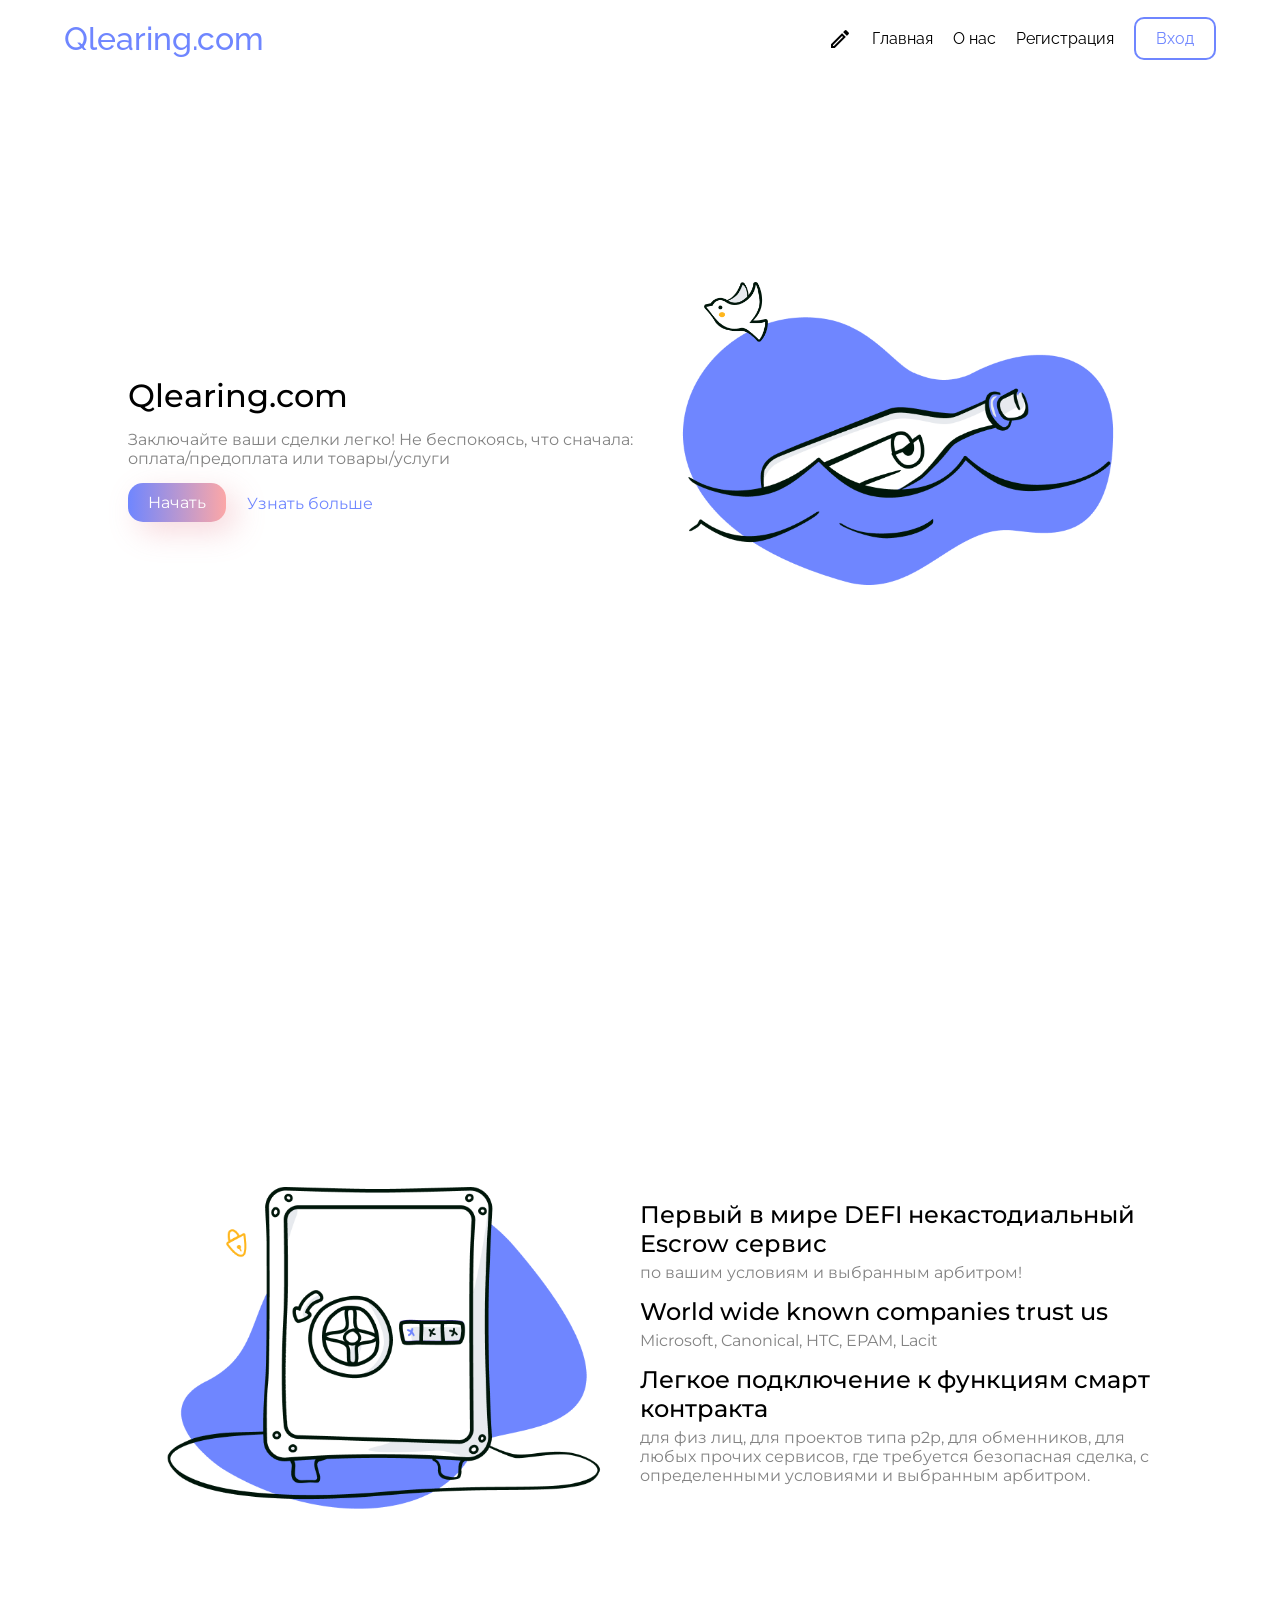
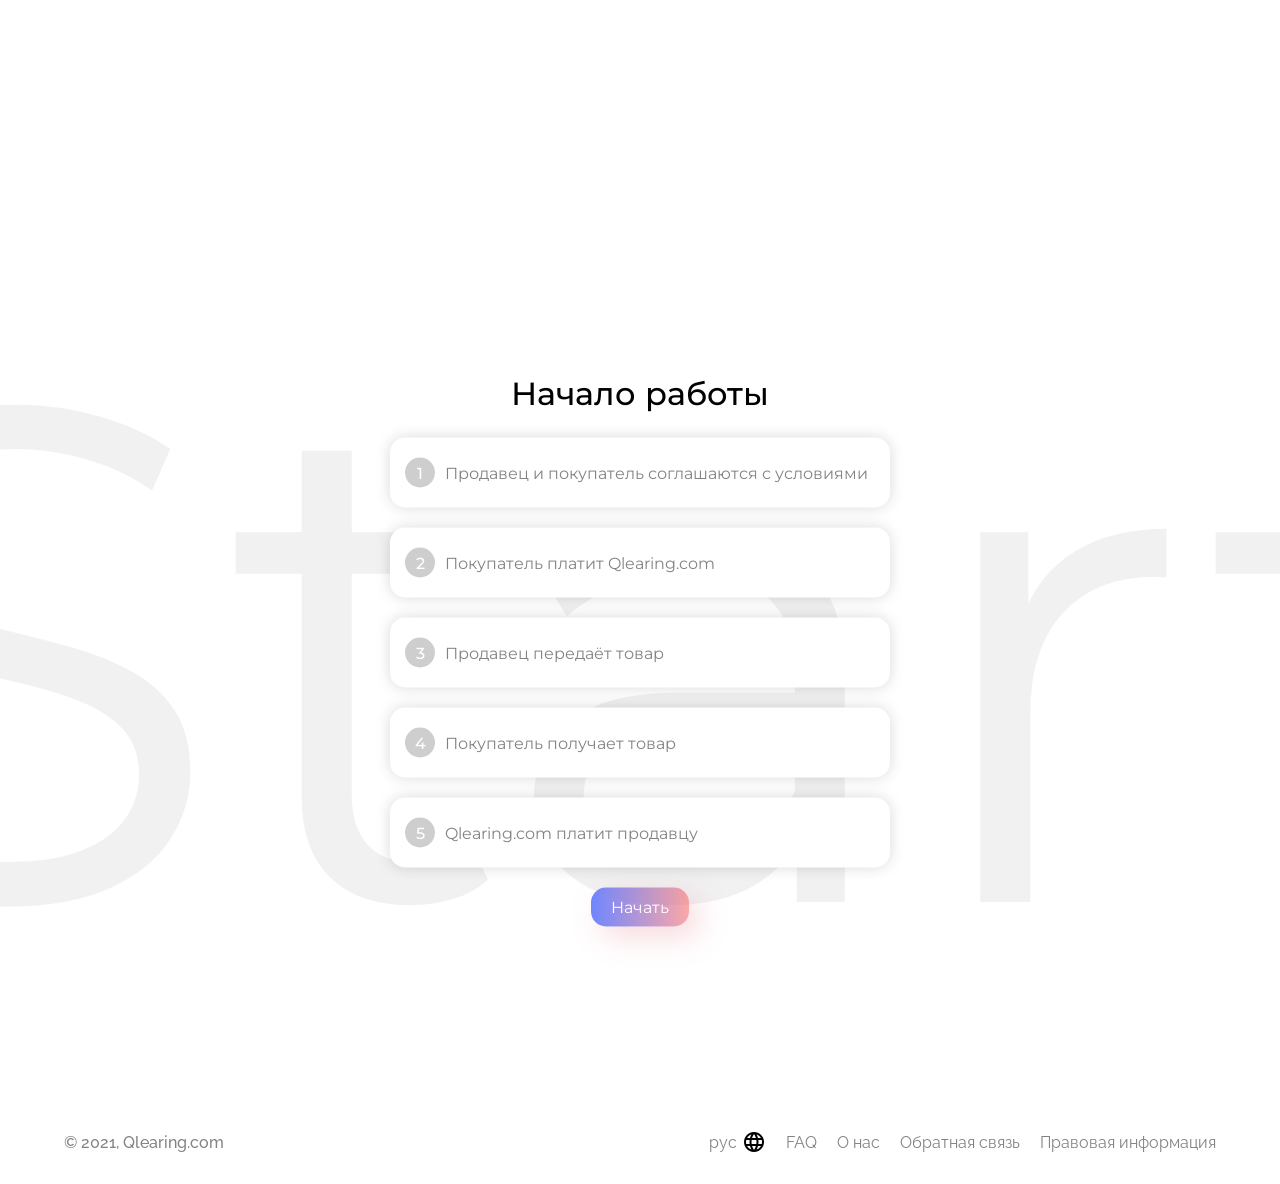
<file: Front/index.html>
<!DOCTYPE html>
<html>
<head>
    <meta charset="UTF-8">
    <meta http-equiv="X-UA-Compatible" content="IE=edge">
    <meta name="viewport" content="width=device-width, initial-scale=1.0">
    <link rel="stylesheet" href="css/style.css?v=0.2">
    <title>Qlearing.com</title>
    <link href="img/bird.png" rel="shortcut icon">
    <link href="https://fonts.googleapis.com/css?family=Raleway:100,200,300,regular,500,600,700,800,900,100italic,200italic,300italic,italic,500italic,600italic,700italic,800italic,900italic" rel="stylesheet" />
    <link href="https://fonts.googleapis.com/css?family=Montserrat:100,100italic,200,200italic,300,300italic,regular,italic,500,500italic,600,600italic,700,700italic,800,800italic,900,900italic" rel="stylesheet" />
    <link href="https://fonts.googleapis.com/css?family=Material+Icons|Material+Icons+Outlined|Material+Icons+Two+Tone|Material+Icons+Round|Material+Icons+Sharp" rel="stylesheet">
</head>
<body id="index-page">
    <header id="header">
        <h1 class='Logo'><a href="index.html">Qlearing.com</a></h1>
        <div id="pcheadmenu">
            <ul class="links">
                <li><a class="theme-switcher"><span class="material-icons-outlined">
                    dark_mode
                    </span></a></li>
                <li><a href="#">Главная</a></li>
                <li><a href="about.html">О нас</a></li>
                <li><a id="reg-btn">Регистрация</a></li>
                <li><a id="login-btn" class="btn-border">Вход</a></li>
            </ul>
        </div>
        <div id="mobheadmenu">
            <span id="headmenuburger" class="material-icons-outlined">
                menu
            </span>
        </div>

    </header>
    <main>
        <div class="first-section">
            <div class="main-block">
                <div class="project-description">
                    <h1>Qlearing.com</h1>
                    <p>
                        Заключайте ваши сделки легко! Не беспокоясь, что сначала: оплата/предоплата или товары/услуги
                    </p>
                    <div class="btns-block">
                        <a onclick="pushWindow('regmenu')" class="btn-gradient">Начать</a>
                        <a href="#second-section" class="btn-accolor">Узнать больше</a>
                    </div>
                </div>
                <div class="illustration">
                    <img src="img/illustrationwb.png" alt="">
                    <img src="img/bird.png" class="bird" alt="">
                </div>
            </div>
        </div>
        <div id="second-section" class="second-section">
            <div class="main-block">
                <div class="illustration">
                    <img src="img/safe.png" alt="">
                </div>
                <div class="project-description">
                    <h2>Первый в мире DEFI некастодиальный <br> Escrow сервис</h2>
                    <p>по вашим условиям и выбранным арбитром!</p>
                    <h2>World wide known companies trust us</h2>
                    <p>Microsoft, Canonical, HTC, EPAM, Lacit</p>
                    <h2>Легкое подключение к функциям смарт контракта</h2>
                    <p>для физ лиц, для проектов типа р2р, для обменников, для любых прочих сервисов, где требуется безопасная сделка, с определенными условиями и выбранным арбитром.</p>
                </div>
            </div>
        </div>
        <div class="third-section">
            <div class="main-block">
                <div class="illustration">
                <img src="img/start.png">
            </div>
                    <h1>Начало работы</h1>
                    <ul>
                        <li><div><span>1</span></div>Продавец и покупатель соглашаются с условиями</li>
                        <li><div><span>2</span></div>Покупатель платит Qlearing.com</li>
                        <li><div><span>3</span></div>Продавец передаёт товар</li>
                        <li><div><span>4</span></div>Покупатель получает товар</li>
                        <li><div><span>5</span></div>Qlearing.com платит продавцу</li>
                    </ul>
                    <a onclick="pushWindow('regmenu')" class="btn-gradient">Начать</a>
            </div>
            <div id="how-bg">Start</div>
        </div>
    </main>
    <footer>
        <h1 class="Logo">
            <a href="index.html">
            © 2021, Qlearing.com
            </a>
        </h1>
        <ul class="links">
            <li id="language-changer" class="language-switcher">
                рус<span class="material-icons">language</span>
            </li>
            <li><a href="faq.html">FAQ</a></li>
            <li><a href="about.html">О нас</a></li>
            <li><a href="contacts.html">Обратная связь</a></li>
            <li><a href="docs.html">Правовая информация</a></li>
        </ul>
    </footer>
    <script src="js/pushwindow.js?v=0.2"></script>
    <script src="js/language.js?v=0.2"></script>
    <script src="js/header.js?v=0.2"></script>
    <script src="js/darkmode.js?v=0.2"></script>
</body>
</html>
</file>
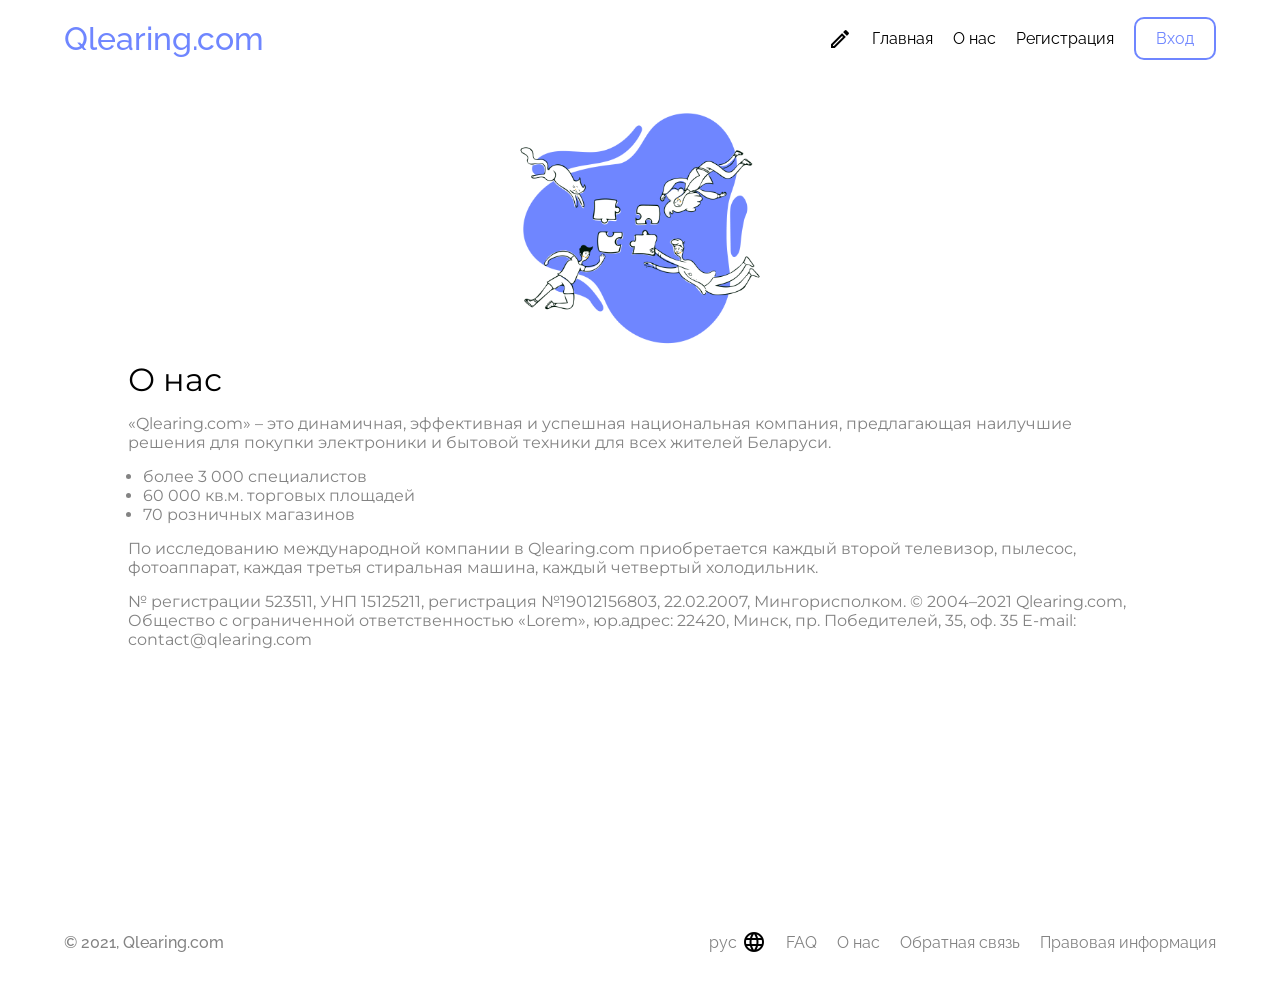
<file: Front/about.html>
<!DOCTYPE html>
<html>
<head>
    <meta charset="UTF-8">
    <meta http-equiv="X-UA-Compatible" content="IE=edge">
    <meta name="viewport" content="width=device-width, initial-scale=1.0">
    <link rel="stylesheet" href="css/style.css">
    <title>Qlearing.com</title>
    <link href="img/bird.png" rel="shortcut icon">
    <link href="https://fonts.googleapis.com/css?family=Raleway:100,200,300,regular,500,600,700,800,900,100italic,200italic,300italic,italic,500italic,600italic,700italic,800italic,900italic" rel="stylesheet" />
    <link href="https://fonts.googleapis.com/css?family=Montserrat:100,100italic,200,200italic,300,300italic,regular,italic,500,500italic,600,600italic,700,700italic,800,800italic,900,900italic" rel="stylesheet" />
    <link href="https://fonts.googleapis.com/css?family=Material+Icons|Material+Icons+Outlined|Material+Icons+Two+Tone|Material+Icons+Round|Material+Icons+Sharp" rel="stylesheet">
</head>
<body id="about-page">
    <header id="header">
        <h1 class='Logo'><a href="index.html">Qlearing.com</a></h1>
        <div id="pcheadmenu">
            <ul class="links">
                <li><a class="theme-switcher"><span class="material-icons-outlined">
                    dark_mode
                    </span></a></li>
                <li><a href="index.html" class="">Главная</a></li>
                <li><a href="#" class="">О нас</a></li>
                <li><a id="reg-btn" class="">Регистрация</a></li>
                <li><a id="login-btn" class="btn-border">Вход</a></li>
            </ul>
        </div>
        <div id="mobheadmenu">
            <span id="headmenuburger" class="material-icons-outlined">
                menu
            </span>
        </div>

    </header>
    <main>
        <div class="about-section">
            <div class="main-block">
                <div class="about-container">
                    <h1>О нас</h1>
                    <p>
                        «Qlearing.com» – это динамичная, эффективная и успешная национальная компания, предлагающая наилучшие решения для покупки электроники и бытовой техники для всех жителей Беларуси.</p>
                        <ul>
                            <li>более 3 000 специалистов</li>
                            <li>60 000 кв.м. торговых площадей</li>
                            <li>70 розничных магазинов</li>
                        </ul>
                        <p>
                        По исследованию международной компании в Qlearing.com приобретается каждый второй телевизор, пылесос, фотоаппарат, каждая третья стиральная машина, каждый четвертый холодильник. 
                        </p>
                        <p>
                        № регистрации 523511, УНП 15125211, регистрация №19012156803, 22.02.2007, Мингорисполком.
                        © 2004–2021 Qlearing.com, Общество с ограниченной ответственностью «Lorem», юр.адрес: 22420, Минск, пр. Победителей, 35, оф. 35 E-mail: contact@qlearing.com
                    </p>
                </div>
                <div class="illustration">
                    <img src="img/team.png">
                </div>
            </div>
        </div>
    </main>
    <footer>
        <h1 class="Logo">
            <a href="index.html">
            © 2021, Qlearing.com
            </a>
        </h1>
        <ul class="links">
            <li id="language-changer" class="language-switcher">
                рус<span class="material-icons">language</span>
            </li>
            <li><a href="faq.html">FAQ</a></li>
            <li><a href="#">О нас</a></li>
            <li><a href="contacts.html">Обратная связь</a></li>
            <li><a href="docs.html">Правовая информация</a></li>
        </ul>
    </footer>
    <script src="js/pushwindow.js"></script>
    <script src="js/language.js"></script>
    <script src="js/header.js"></script>
    <script src="js/darkmode.js"></script>
</body>
</html>
</file>
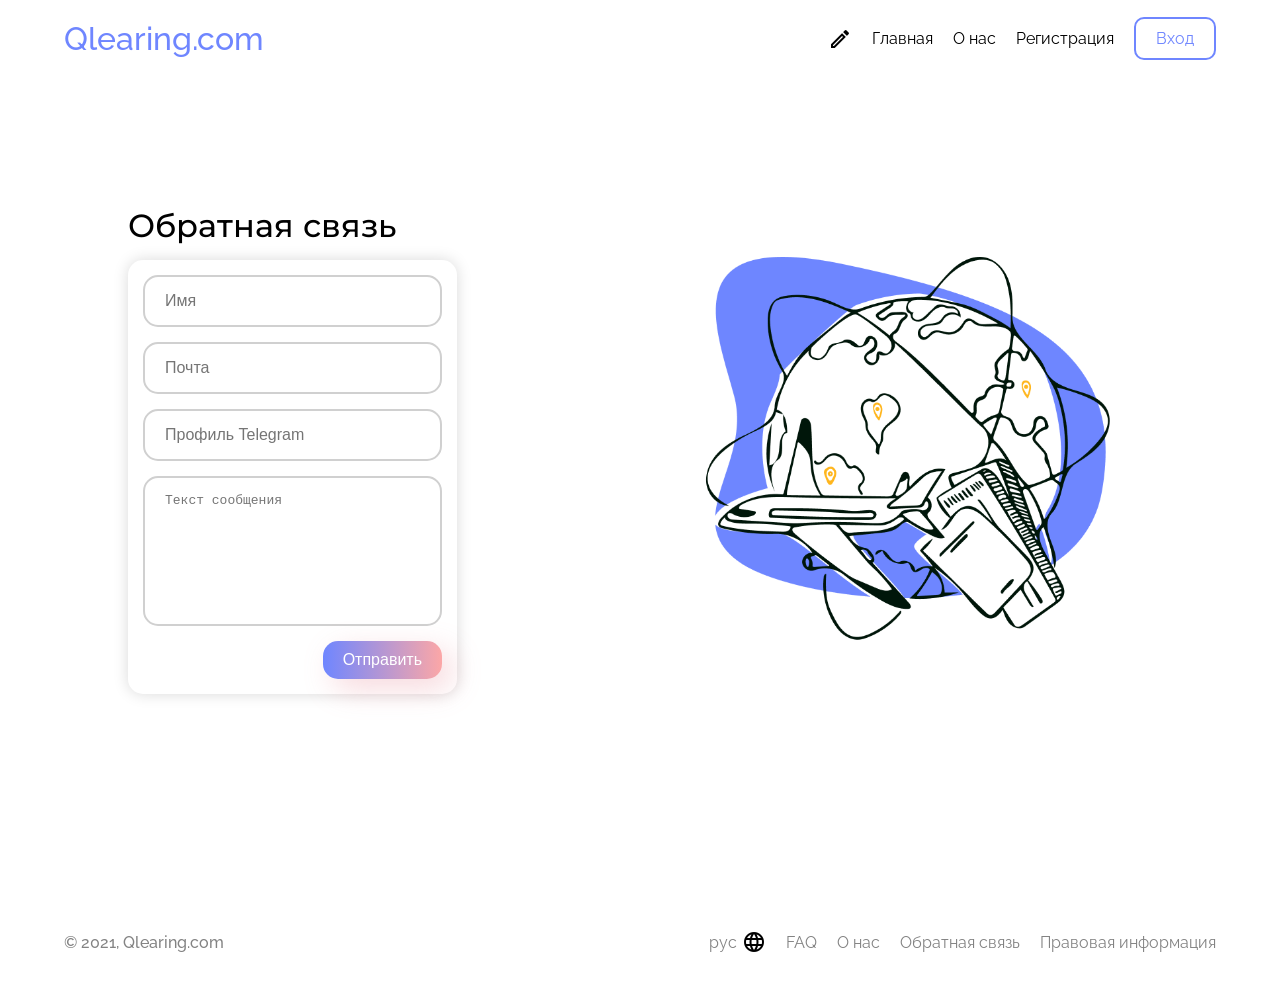
<file: Front/contacts.html>
<!DOCTYPE html>
<html>
<head>
    <meta charset="UTF-8">
    <meta http-equiv="X-UA-Compatible" content="IE=edge">
    <meta name="viewport" content="width=device-width, initial-scale=1.0">
    <link rel="stylesheet" href="css/style.css">
    <title>Qlearing.com</title>
    <link href="img/bird.png" rel="shortcut icon">
    <link href="https://fonts.googleapis.com/css?family=Raleway:100,200,300,regular,500,600,700,800,900,100italic,200italic,300italic,italic,500italic,600italic,700italic,800italic,900italic" rel="stylesheet" />
    <link href="https://fonts.googleapis.com/css?family=Montserrat:100,100italic,200,200italic,300,300italic,regular,italic,500,500italic,600,600italic,700,700italic,800,800italic,900,900italic" rel="stylesheet" />
    <link href="https://fonts.googleapis.com/css?family=Material+Icons|Material+Icons+Outlined|Material+Icons+Two+Tone|Material+Icons+Round|Material+Icons+Sharp" rel="stylesheet">
</head>
<body id="contacts-page">
    <header id="header">
        <h1 class='Logo'><a href="index.html">Qlearing.com</a></h1>
        <div id="pcheadmenu">
            <ul class="links">
                <li><a class="theme-switcher"><span class="material-icons-outlined">
                    dark_mode
                    </span></a></li>
                <li><a href="index.html">Главная</a></li>
                <li><a href="about.html">О нас</a></li>
                <li><a id="reg-btn">Регистрация</a></li>
                <li><a id="login-btn" class="btn-border">Вход</a></li>
            </ul>
        </div>
        <div id="mobheadmenu">
            <span id="headmenuburger" class="material-icons-outlined">
                menu
            </span>
        </div>

    </header>
    <main>
        <div class="contacts-section">
            <div class="main-block">
                <div class="form-container">
                    <h1>Обратная связь</h1>
                    <form action="#">
                        <input type="text" class="input" placeholder="Имя" required>
                        <input type="email" class="input" name="" placeholder="Почта" id="" required>
                        <input type="text" class="input" placeholder="Профиль Telegram">
                        <textarea name="" placeholder="Текст сообщения" id="" cols="30" rows="10" required></textarea>
                        <input type="button" value="Отправить" class="btn-gradient">
                    </form>
                </div>
                <div class="illustration">
                    <img src="img/contacts.png">
                </div>
            </div>
        </div>
    </main>
    <footer>
        <h1 class="Logo">
            <a href="index.html">
            © 2021, Qlearing.com
            </a>
        </h1>
        <ul class="links">
            <li id="language-changer" class="language-switcher">
                рус<span class="material-icons">language</span>
            </li>
            <li><a href="faq.html">FAQ</a></li>
            <li><a href="about.html">О нас</a></li>
            <li><a href="#">Обратная связь</a></li>
            <li><a href="docs.html">Правовая информация</a></li>
        </ul>
    </footer>
    <script src="js/pushwindow.js"></script>
    <script src="js/language.js"></script>
    <script src="js/header.js"></script>
    <script src="js/darkmode.js"></script>
</body>
</html>
</file>
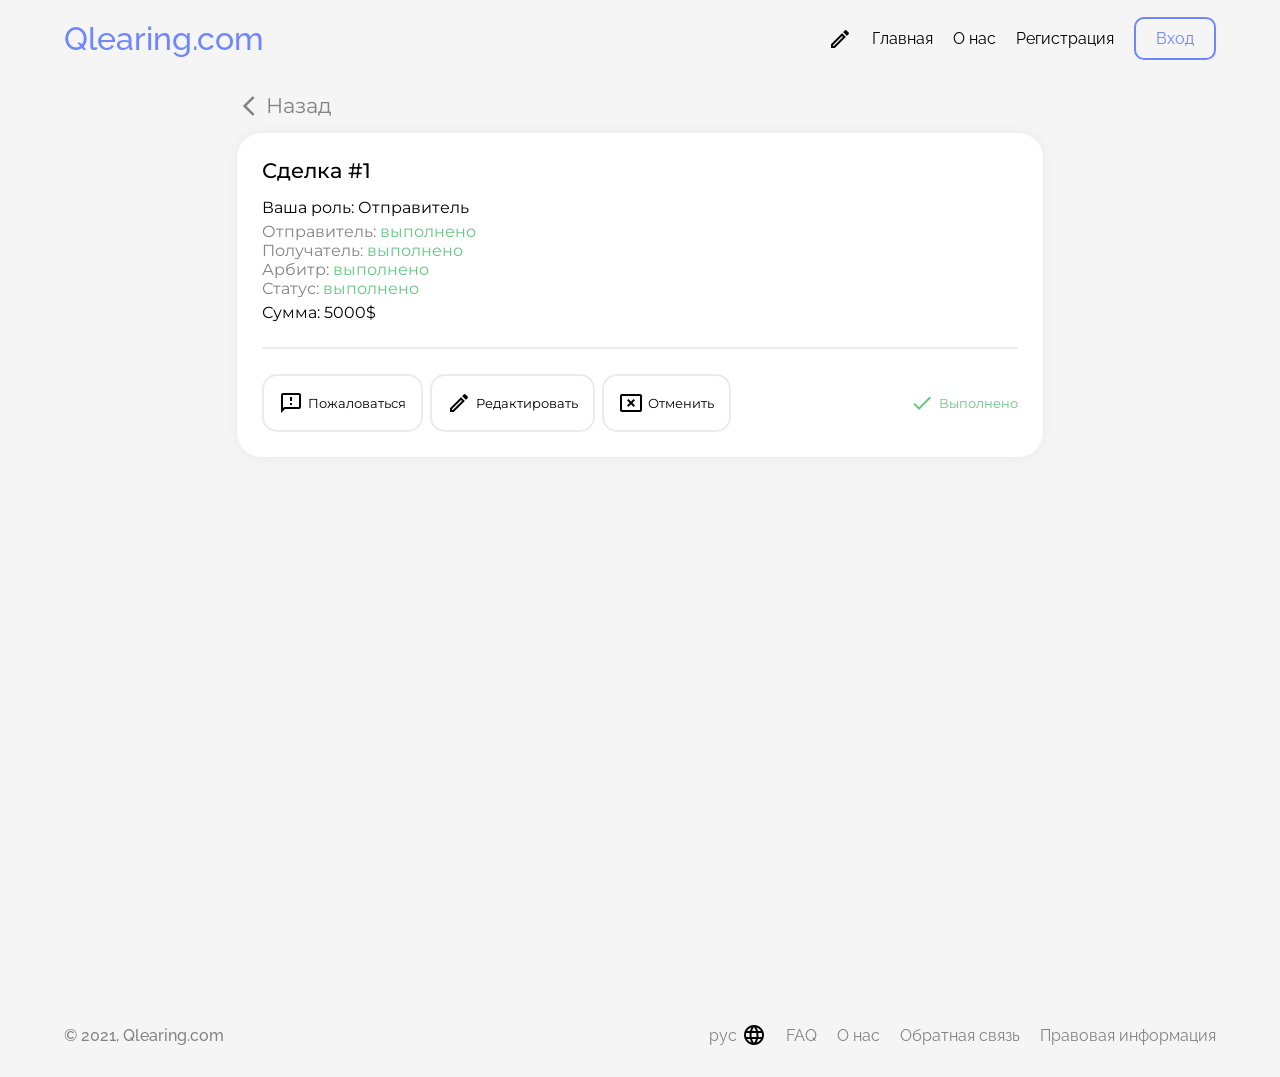
<file: Front/deal.html>
<!DOCTYPE html>
<html>
<head>
    <meta charset="UTF-8">
    <meta http-equiv="X-UA-Compatible" content="IE=edge">
    <meta name="viewport" content="width=device-width, initial-scale=1.0">
    <link rel="stylesheet" href="css/style.css">
    <title>Qlearing.com</title>
    <link href="img/bird.png" rel="shortcut icon">
    <link href="https://fonts.googleapis.com/css?family=Raleway:100,200,300,regular,500,600,700,800,900,100italic,200italic,300italic,italic,500italic,600italic,700italic,800italic,900italic" rel="stylesheet" />
    <link href="https://fonts.googleapis.com/css?family=Montserrat:100,100italic,200,200italic,300,300italic,regular,italic,500,500italic,600,600italic,700,700italic,800,800italic,900,900italic" rel="stylesheet" />
    <link href="https://fonts.googleapis.com/css?family=Material+Icons|Material+Icons+Outlined|Material+Icons+Two+Tone|Material+Icons+Round|Material+Icons+Sharp" rel="stylesheet">
</head>
<body id="deal-page">
    <header id="header">
        <h1 class='Logo'><a href="index.html">Qlearing.com</a></h1>
        <div id="pcheadmenu">
            <ul class="links">
                <li><a class="theme-switcher"><span class="material-icons-outlined">
                    dark_mode
                    </span></a></li>
                <li><a href="index.html">Главная</a></li>
                <li><a href="about.html">О нас</a></li>
                <li><a id="reg-btn" class="">Регистрация</a></li>
                <li><a id="login-btn" class="btn-border">Вход</a></li>
            </ul>
        </div>
        <div id="mobheadmenu">
            <span id="headmenuburger" class="material-icons-outlined">
                menu
            </span>
        </div>

    </header>
    <main>
        <div class="deal-section">
            <a class="goback">
                <span class="material-icons-outlined">arrow_back_ios</span>Назад
            </a>
            <div class="block deal">
                <h1>Сделка #1</h1>
                <ul>
                    <li class="your-role">Ваша роль: Отправитель</li>
                    <li class="sender-status">Отправитель: <span class="success">выполнено</span></li>
                    <li class="recipient-status">Получатель: <span class="success">выполнено</span></li>
                    <li class="arbitrator-status">Арбитр: <span class="success">выполнено</span></li>
                    <li class="both-status">Статус: <span class="success">выполнено</span></li>
                    <li class="cash">Сумма: 5000$</li>
                </ul>
                <div class="btns-block">
                    <div class="options">
                        <a class="option">
                            <span class="material-icons-outlined">
                                feedback
                            </span>
                            Пожаловаться
                        </a>
                        <a class="option">
                            <span class="material-icons-outlined">
                                edit
                            </span>
                            Редактировать
                        </a>
                        <a class="option">
                            <span class="material-icons-outlined">
                                cancel_presentation
                            </span>
                            Отменить
                        </a>     
                    </div>
                    <div class="status">
                        <span class="material-icons-outlined">
                            done
                        </span>
                        Выполнено
                    </div>
                </div>
            </div>
        </div>
    </main>
    <footer>
        <h1 class="Logo">
            <a href="index.html">
            © 2021, Qlearing.com
            </a>
        </h1>
        <ul class="links">
            <li id="language-changer" class="language-switcher">
                рус<span class="material-icons">language</span>
            </li>
            <li><a href="faq.html">FAQ</a></li>
            <li><a href="about.html">О нас</a></li>
            <li><a href="contacts.html">Обратная связь</a></li>
            <li><a href="docs.html">Правовая информация</a></li>
        </ul>
    </footer>
    <script src="js/back.js"></script>
    <script src="js/pushwindow.js"></script>
    <script src="js/dealswitcher.js"></script>
    <script src="js/language.js"></script>
    <script src="js/header.js"></script>
    <script src="js/darkmode.js"></script>
</body>
</html>
</file>
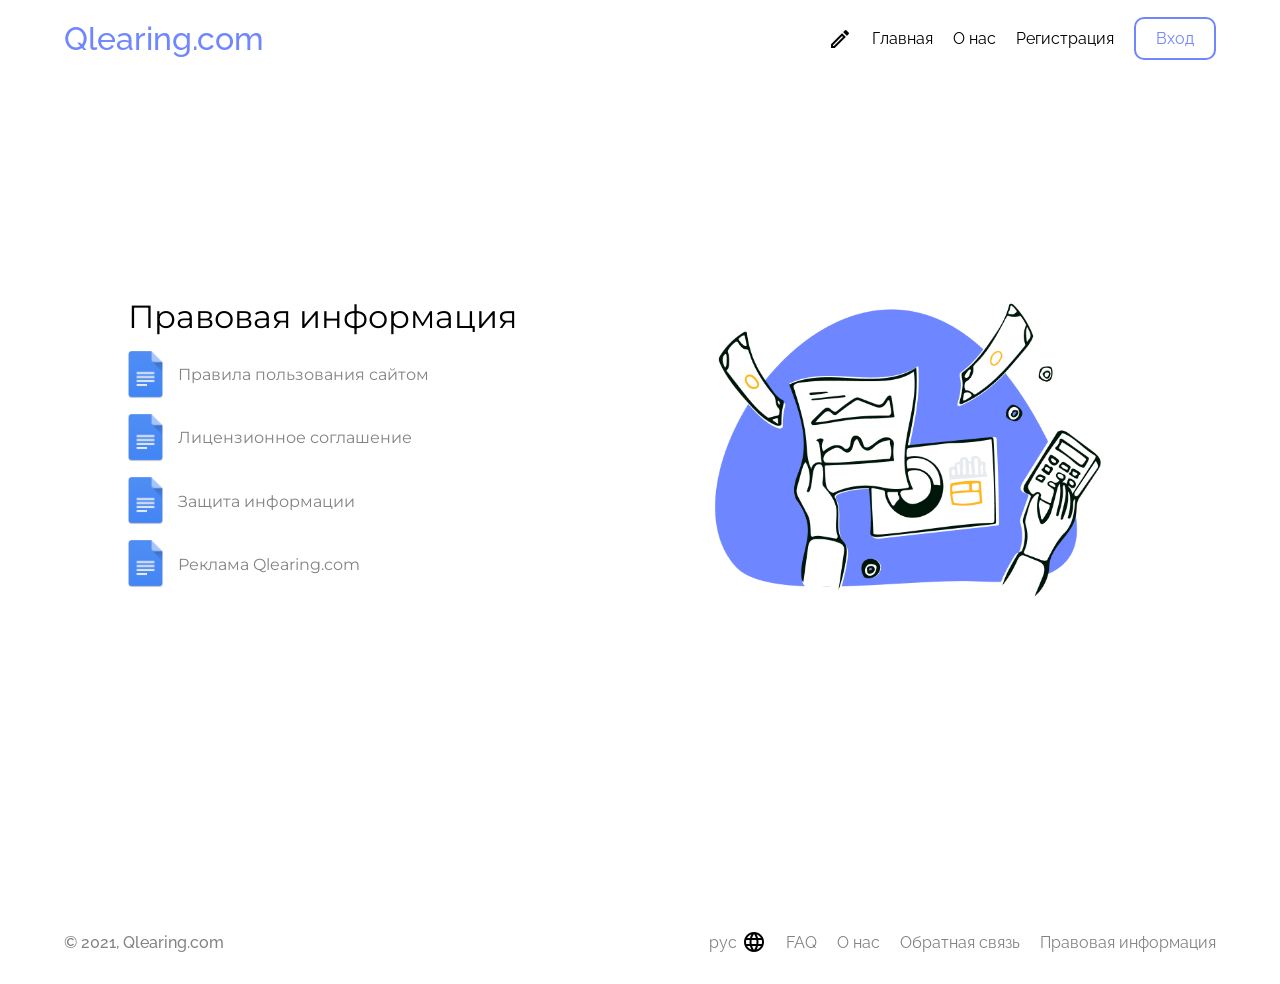
<file: Front/docs.html>
<!DOCTYPE html>
<html>
<head>
    <meta charset="UTF-8">
    <meta http-equiv="X-UA-Compatible" content="IE=edge">
    <meta name="viewport" content="width=device-width, initial-scale=1.0">
    <link rel="stylesheet" href="css/style.css">
    <title>Qlearing.com</title>
    <link href="img/bird.png" rel="shortcut icon">
    <link href="https://fonts.googleapis.com/css?family=Raleway:100,200,300,regular,500,600,700,800,900,100italic,200italic,300italic,italic,500italic,600italic,700italic,800italic,900italic" rel="stylesheet" />
    <link href="https://fonts.googleapis.com/css?family=Montserrat:100,100italic,200,200italic,300,300italic,regular,italic,500,500italic,600,600italic,700,700italic,800,800italic,900,900italic" rel="stylesheet" />
    <link href="https://fonts.googleapis.com/css?family=Material+Icons|Material+Icons+Outlined|Material+Icons+Two+Tone|Material+Icons+Round|Material+Icons+Sharp" rel="stylesheet">
</head>
<body id="docs-page">
    <header id="header">
        <h1 class='Logo'><a href="index.html">Qlearing.com</a></h1>
        <div id="pcheadmenu">
            <ul class="links">
                <li><a class="theme-switcher"><span class="material-icons-outlined">
                    dark_mode
                    </span></a></li>
                <li><a href="index.html" class="">Главная</a></li>
                <li><a href="about.html" class="">О нас</a></li>
                <li><a id="reg-btn" class="">Регистрация</a></li>
                <li><a id="login-btn" class="btn-border">Вход</a></li>
            </ul>
        </div>
        <div id="mobheadmenu">
            <span id="headmenuburger" class="material-icons-outlined">
                menu
            </span>
        </div>

    </header>
    <main>
        <div class="docs-section">
            <div class="main-block">
                <div class="information">
                    <h1>Правовая информация</h1>
                    <a class="docs-container">
                        <img src="img/docs_icon.png" alt="">
                        Правила пользования сайтом
                    </a>
                    <a class="docs-container">
                        <img src="img/docs_icon.png" alt="">
                        Лицензионное соглашение
                    </a>
                    <a class="docs-container">
                        <img src="img/docs_icon.png" alt="">
                        Защита информации
                    </a>
                    <a class="docs-container">
                        <img src="img/docs_icon.png" alt="">
                        Реклама Qlearing.com
                    </a>
                </div>
                <div class="illustration">
                    <img src="img/docs.png">
                </div>
            </div>
        </div>
    </main>
    <footer>
        <h1 class="Logo">
            <a href="index.html">
            © 2021, Qlearing.com
            </a>
        </h1>
        <ul class="links">
            <li id="language-changer" class="language-switcher">
                рус<span class="material-icons">language</span>
            </li>
            <li><a href="faq.html">FAQ</a></li>
            <li><a href="about.html">О нас</a></li>
            <li><a href="contacts.html">Обратная связь</a></li>
            <li><a href="#">Правовая информация</a></li>
        </ul>
    </footer>
    <script src="js/pushwindow.js"></script>
    <script src="js/language.js"></script>
    <script src="js/header.js"></script>
    <script src="js/darkmode.js"></script>
</body>
</html>
</file>
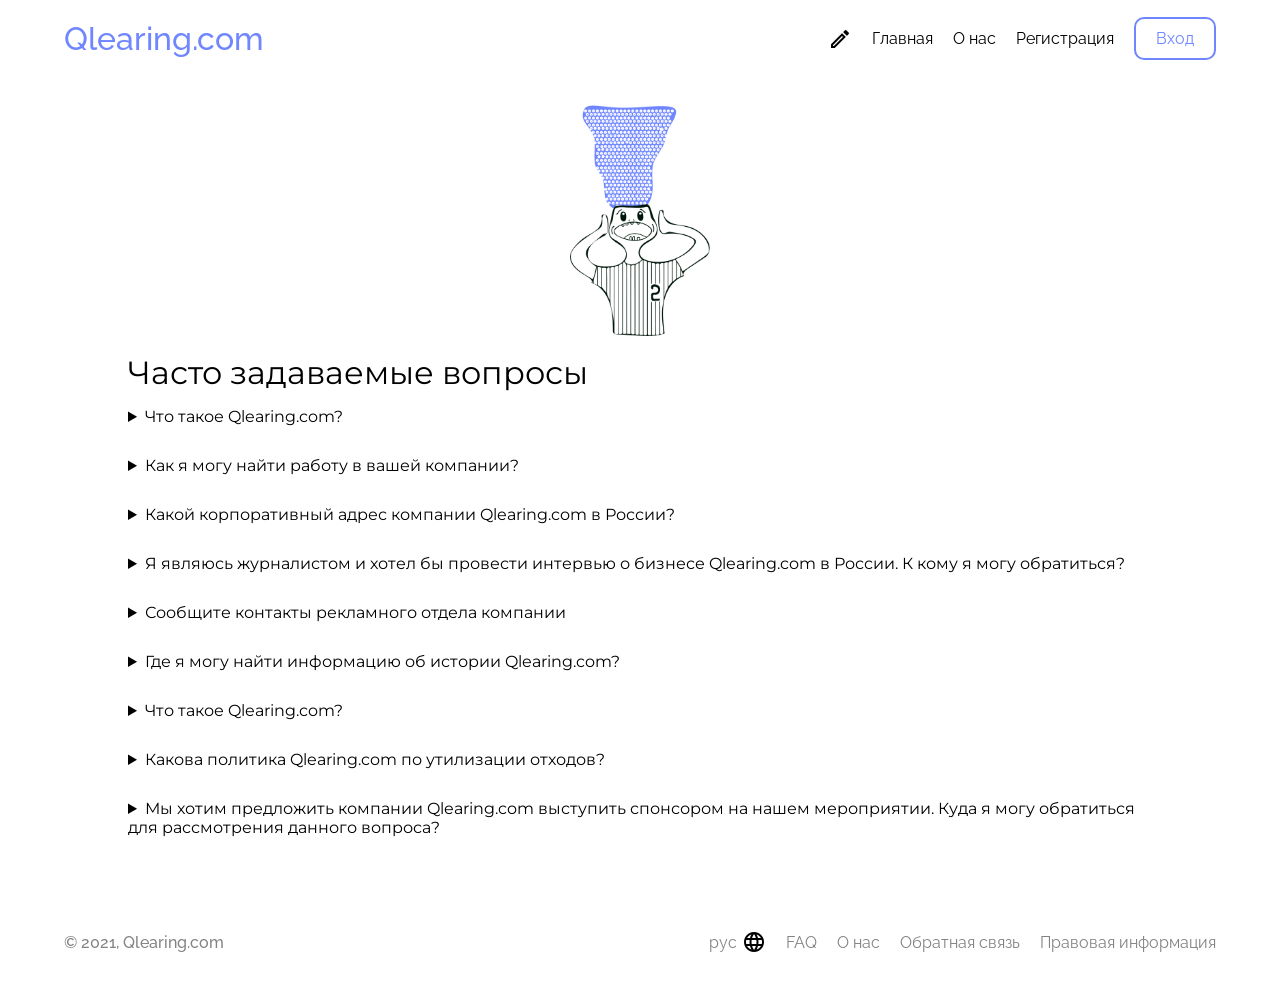
<file: Front/faq.html>
<!DOCTYPE html>
<html>
<head>
    <meta charset="UTF-8">
    <meta http-equiv="X-UA-Compatible" content="IE=edge">
    <meta name="viewport" content="width=device-width, initial-scale=1.0">
    <link rel="stylesheet" href="css/style.css">
    <title>Qlearing.com</title>
    <link href="img/bird.png" rel="shortcut icon">
    <link href="https://fonts.googleapis.com/css?family=Raleway:100,200,300,regular,500,600,700,800,900,100italic,200italic,300italic,italic,500italic,600italic,700italic,800italic,900italic" rel="stylesheet" />
    <link href="https://fonts.googleapis.com/css?family=Montserrat:100,100italic,200,200italic,300,300italic,regular,italic,500,500italic,600,600italic,700,700italic,800,800italic,900,900italic" rel="stylesheet" />
    <link href="https://fonts.googleapis.com/css?family=Material+Icons|Material+Icons+Outlined|Material+Icons+Two+Tone|Material+Icons+Round|Material+Icons+Sharp" rel="stylesheet">   
</head>
<body id="faq-page">
    <header id="header">
        <h1 class='Logo'><a href="index.html">Qlearing.com</a></h1>
        <div id="pcheadmenu">
            <ul class="links">
                <li><a class="theme-switcher"><span class="material-icons-outlined">
                    dark_mode
                    </span></a></li>
                <li><a href="index.html">Главная</a></li>
                <li><a href="about.html">О нас</a></li>
                <li><a id="reg-btn">Регистрация</a></li>
                <li><a id="login-btn" class="btn-border">Вход</a></li>
            </ul>
        </div>
        <div id="mobheadmenu">
            <span id="headmenuburger" class="material-icons-outlined">
                menu
            </span>
        </div>
    </header>
    <main>
        <div class="faq-section">
            <div class="main-block">
                <div class="faq-container">
                    <h1>Часто задаваемые вопросы</h1>
                    <details>
                        <summary>Что такое Qlearing.com?</summary>
                        Lorem ipsum dolor sit amet consectetur adipisicing elit. Consequatur magnam eum, doloremque quo iure enim accusamus ut nemo nisi modi distinctio voluptatem ab possimus, ea error dolorem mollitia in perferendis adipisci ullam eligendi. Voluptates reiciendis laboriosam consequuntur sapiente ipsa? Enim quos inventore nulla. Eaque eius sequi, ea tenetur explicabo maxime.
                    </details>
                    <details>
                        <summary>Как я могу найти работу в вашей компании? </summary>
                        Lorem ipsum dolor sit amet consectetur adipisicing elit. Consequatur magnam eum, doloremque quo iure enim accusamus ut nemo nisi modi distinctio voluptatem ab possimus, ea error dolorem mollitia in perferendis adipisci ullam eligendi. Voluptates reiciendis laboriosam consequuntur sapiente ipsa? Enim quos inventore nulla. Eaque eius sequi, ea tenetur explicabo maxime.
                    </details>
                    <details>
                        <summary>Какой корпоративный адрес компании Qlearing.com в России?</summary>
                        Lorem ipsum dolor sit amet consectetur adipisicing elit. Consequatur magnam eum, doloremque quo iure enim accusamus ut nemo nisi modi distinctio voluptatem ab possimus, ea error dolorem mollitia in perferendis adipisci ullam eligendi. Voluptates reiciendis laboriosam consequuntur sapiente ipsa? Enim quos inventore nulla. Eaque eius sequi, ea tenetur explicabo maxime.
                    </details>
                    <details>
                        <summary>Я являюсь журналистом и хотел бы провести интервью о бизнесе Qlearing.com в России. К кому я могу обратиться?</summary>
                        Lorem ipsum dolor sit amet consectetur adipisicing elit. Consequatur magnam eum, doloremque quo iure enim accusamus ut nemo nisi modi distinctio voluptatem ab possimus, ea error dolorem mollitia in perferendis adipisci ullam eligendi. Voluptates reiciendis laboriosam consequuntur sapiente ipsa? Enim quos inventore nulla. Eaque eius sequi, ea tenetur explicabo maxime.
                    </details>
                    <details>
                        <summary>Сообщите контакты рекламного отдела компании </summary>
                        Lorem ipsum dolor sit amet consectetur adipisicing elit. Consequatur magnam eum, doloremque quo iure enim accusamus ut nemo nisi modi distinctio voluptatem ab possimus, ea error dolorem mollitia in perferendis adipisci ullam eligendi. Voluptates reiciendis laboriosam consequuntur sapiente ipsa? Enim quos inventore nulla. Eaque eius sequi, ea tenetur explicabo maxime.
                    </details>
                    <details>
                        <summary>Где я могу найти информацию об истории Qlearing.com?</summary>
                        Lorem ipsum dolor sit amet consectetur adipisicing elit. Consequatur magnam eum, doloremque quo iure enim accusamus ut nemo nisi modi distinctio voluptatem ab possimus, ea error dolorem mollitia in perferendis adipisci ullam eligendi. Voluptates reiciendis laboriosam consequuntur sapiente ipsa? Enim quos inventore nulla. Eaque eius sequi, ea tenetur explicabo maxime.
                    </details>
                    <details>
                        <summary>Что такое Qlearing.com?</summary>
                        Lorem ipsum dolor sit amet consectetur adipisicing elit. Consequatur magnam eum, doloremque quo iure enim accusamus ut nemo nisi modi distinctio voluptatem ab possimus, ea error dolorem mollitia in perferendis adipisci ullam eligendi. Voluptates reiciendis laboriosam consequuntur sapiente ipsa? Enim quos inventore nulla. Eaque eius sequi, ea tenetur explicabo maxime.
                    </details>
                    <details>
                        <summary>Какова политика Qlearing.com по утилизации отходов?</summary>
                        Lorem ipsum dolor sit amet consectetur adipisicing elit. Consequatur magnam eum, doloremque quo iure enim accusamus ut nemo nisi modi distinctio voluptatem ab possimus, ea error dolorem mollitia in perferendis adipisci ullam eligendi. Voluptates reiciendis laboriosam consequuntur sapiente ipsa? Enim quos inventore nulla. Eaque eius sequi, ea tenetur explicabo maxime.
                    </details>
                    <details>
                        <summary>Мы хотим предложить компании Qlearing.com выступить спонсором на нашем мероприятии. Куда я могу обратиться для рассмотрения данного вопроса?</summary>
                        Lorem ipsum dolor sit amet consectetur adipisicing elit. Consequatur magnam eum, doloremque quo iure enim accusamus ut nemo nisi modi distinctio voluptatem ab possimus, ea error dolorem mollitia in perferendis adipisci ullam eligendi. Voluptates reiciendis laboriosam consequuntur sapiente ipsa? Enim quos inventore nulla. Eaque eius sequi, ea tenetur explicabo maxime.
                    </details>
                </div>
                <div class="illustration">
                    <img src="img/faq.png">
                </div>
            </div>
        </div>
    </main>
    <footer>
        <h1 class="Logo">
            <a href="index.html">
            © 2021, Qlearing.com
            </a>
        </h1>
        <ul class="links">
            <li id="language-changer" class="language-switcher">
                рус<span class="material-icons">language</span>
            </li>
            <li><a href="#">FAQ</a></li>
            <li><a href="about.html">О нас</a></li>
            <li><a href="contacts.html">Обратная связь</a></li>
            <li><a href="docs.html">Правовая информация</a></li>
        </ul>
    </footer>
    <script src="js/pushwindow.js"></script>
    <script src="js/language.js"></script>
    <script src="js/header.js"></script>
    <script src="js/darkmode.js"></script>
</body>
</html>
</file>
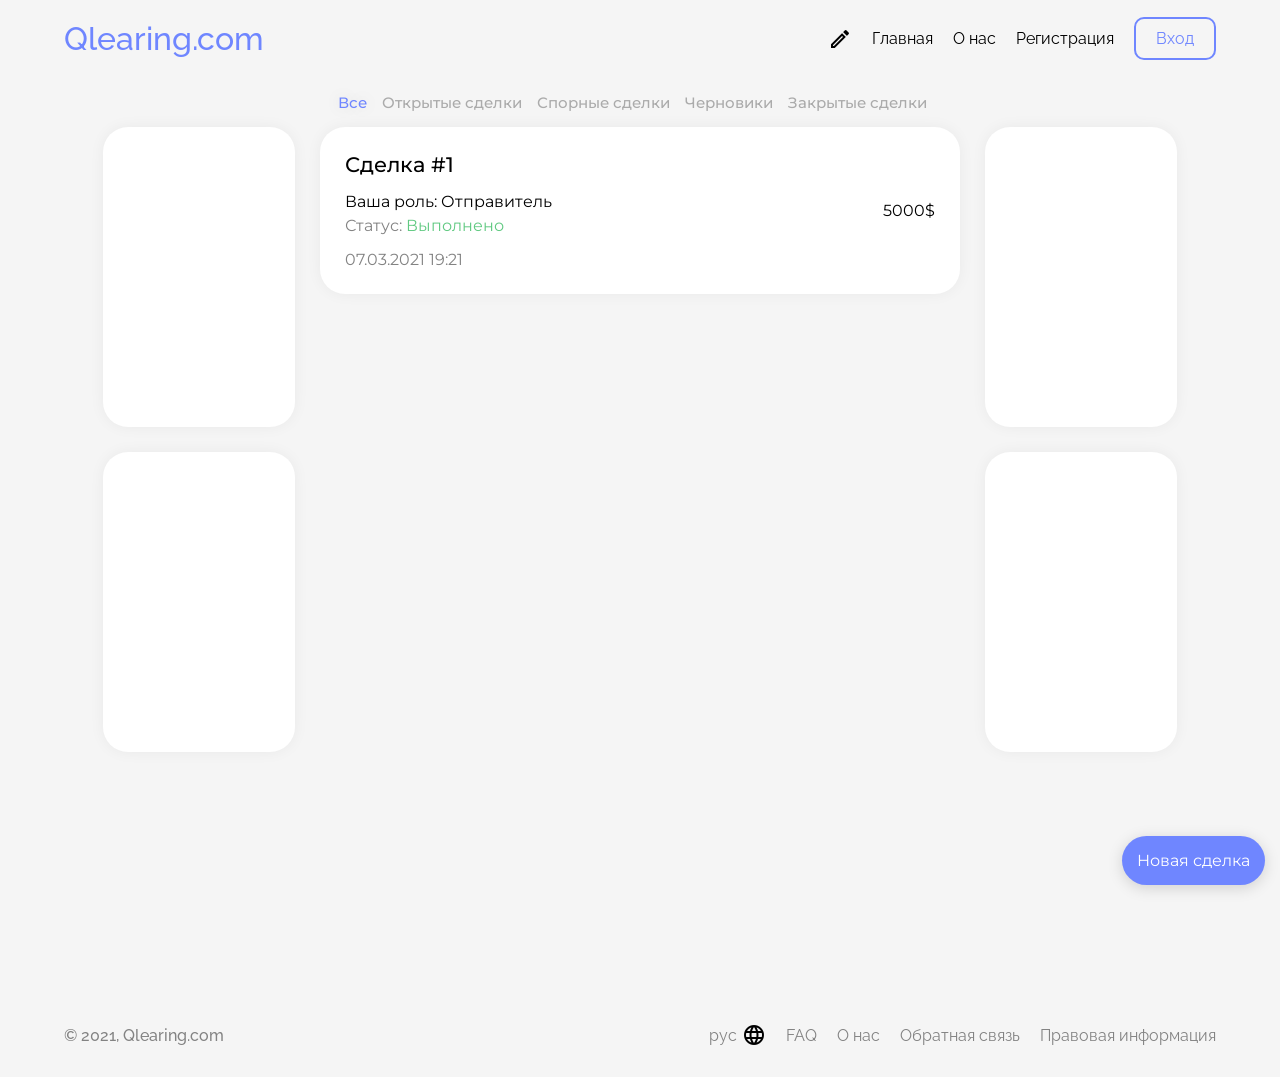
<file: Front/main.html>
<!DOCTYPE html>
<html>
<head>
    <meta charset="UTF-8">
    <meta http-equiv="X-UA-Compatible" content="IE=edge">
    <meta name="viewport" content="width=device-width, initial-scale=1.0">
    <link rel="stylesheet" href="css/style.css">
    <title>Qlearing.com</title>
    <link href="img/bird.png" rel="shortcut icon">
    <link href="https://fonts.googleapis.com/css?family=Raleway:100,200,300,regular,500,600,700,800,900,100italic,200italic,300italic,italic,500italic,600italic,700italic,800italic,900italic" rel="stylesheet" />
    <link href="https://fonts.googleapis.com/css?family=Montserrat:100,100italic,200,200italic,300,300italic,regular,italic,500,500italic,600,600italic,700,700italic,800,800italic,900,900italic" rel="stylesheet" />
    <link href="https://fonts.googleapis.com/css?family=Material+Icons|Material+Icons+Outlined|Material+Icons+Two+Tone|Material+Icons+Round|Material+Icons+Sharp" rel="stylesheet">
</head>
<body id="main-page">
    <header id="header">
        <h1 class='Logo'><a href="index.html">Qlearing.com</a></h1>
        <div id="pcheadmenu">
            <ul class="links">
                <li><a class="theme-switcher"><span class="material-icons-outlined">
                    dark_mode
                    </span></a></li>
                <li><a href="index.html">Главная</a></li>
                <li><a href="about.html">О нас</a></li>
                <li><a id="reg-btn">Регистрация</a></li>
                <li><a id="login-btn" class="btn-border">Вход</a></li>
            </ul>
        </div>
        <div id="mobheadmenu">
            <span id="headmenuburger" class="material-icons-outlined">
                menu
            </span>
        </div>
    </header>
    <main>
        <div class="main-section">
            <div class="pc-deals-switcher up-section">
                <a href="#all-deals" class="deal-switcher">Все</a>
                <a href="#opened-deals" class="deal-switcher">Открытые сделки</a>
                <a href="#disput-deals" class="deal-switcher">Спорные сделки</a>
                <a href="#drafts-deals" class="deal-switcher">Черновики</a>
                <a href="#closed-deals" class="deal-switcher">Закрытые сделки</a>
            </div>
            <div class="under-section">
                <div class="left-section">            
                    <div class="adblock block">
                    </div>
                    <div class="adblock block">
                    </div>
                </div>
                <div class="center-section">
                    <div class="dealcontainer" id="all">
                        <a href="deal.html" class="block deal ">
                            <div class="info">
                                <h2>Сделка #1</h2>
                                    <p class="description">
                                        <ul>
                                            <li class="your-role">Ваша роль: Отправитель</li>
                                            <li>Статус: <span class="success">Выполнено</span></li>
                                        </ul>
                                    </p>
                                <p class="time">07.03.2021 19:21</p>
                            </div>
                            <div class="status">5000$</div>
                        </a>
                    </div>
                    <div class="dealcontainer" id="opened">
                        <h1 class="mobile-header">Открытые сделки</h1>
                        <a href="deal.html" class="block deal ">
                            <div class="info">
                                <h2>Сделка #1</h2>
                                    <p class="description">
                                        <ul>
                                            <li class="your-role">Ваша роль: Отправитель</li>
                                            <li>Статус: <span class="success">Выполнено</span></li>
                                        </ul>
                                    </p>
                                <p class="time">07.03.2021 19:21</p>
                            </div>
                            <div class="status">5000$</div>
                        </a>
                    </div>
                    <div class="dealcontainer" id="disput">
                        <h1 class="mobile-header">Спорные сделки</h1>
                        <a href="deal.html" class="block deal ">
                            <div class="info">
                                <h2>Сделка #1</h2>
                                    <p class="description">
                                        <ul>
                                            <li class="your-role">Ваша роль: Отправитель</li>
                                            <li>Статус: <span class="success">Выполнено</span></li>
                                        </ul>
                                    </p>
                                <p class="time">07.03.2021 19:21</p>
                            </div>
                            <div class="status">5000$</div>
                        </a>
                    </div>
                    <div class="dealcontainer" id="drafts">
                        <h1 class="mobile-header">Черновики</h1>
                        <a href="deal.html" class="block deal ">
                            <div class="info">
                                <h2>Сделка #1</h2>
                                    <p class="description">
                                        <ul>
                                            <li class="your-role">Ваша роль: Отправитель</li>
                                            <li>Статус: <span class="success">Выполнено</span></li>
                                        </ul>
                                    </p>
                                <p class="time">07.03.2021 19:21</p>
                            </div>
                            <div class="status">5000$</div>
                        </a>
                    </div>
                    <div class="dealcontainer" id="closed">
                        <h1 class="mobile-header">Закрытые сделки</h1>
                        <a href="deal.html" class="block deal ">
                            <div class="info">
                                <h2>Сделка #1</h2>
                                    <p class="description">
                                        <ul>
                                            <li class="your-role">Ваша роль: Отправитель</li>
                                            <li>Статус: <span class="success">Выполнено</span></li>
                                        </ul>
                                    </p>
                                <p class="time">07.03.2021 19:21</p>
                            </div>
                            <div class="status">5000$</div>
                        </a>
                    </div>
                </div>
                <div class="right-section">            
                    <div class="adblock block">
                    </div>
                    <div class="adblock block">
                    </div>
                </div>
            </div>
        </div>
    </main>
    <footer>
        <h1 class="Logo">
            <a href="index.html">
            © 2021, Qlearing.com
            </a>
        </h1>
        <ul class="links">
            <li id="language-changer" class="language-switcher">
                рус<span class="material-icons">language</span>
            </li>
            <li><a href="faq.html">FAQ</a></li>
            <li><a href="about.html">О нас</a></li>
            <li><a href="contacts.html">Обратная связь</a></li>
            <li><a href="docs.html">Правовая информация</a></li>
        </ul>
    </footer>
    <a id="new-deal">
        Новая сделка
    </a>
    <script src="js/pushwindow.js"></script>
    <script src="js/dealswitcher.js"></script>
    <script src="js/language.js"></script>
    <script src="js/header.js"></script>
    <script src="js/darkmode.js"></script>
</body>
</html>
</file>
<file: Front/css/style.css>
.darkbody {
  background-color: #121212;
}

.darkbody h1, .darkbody h2, .darkbody h3, .darkbody h4, .darkbody h5, .darkbody h6 {
  color: #fff;
}

.darkbody p {
  color: #838383;
}

.darkbody p #how-bg {
  color: #fff;
}

.darkbody p ul li {
  background: #1d1d1d !important;
}

.darkbody p ul li span {
  background: #575757;
}

.darkbody .pushwindowcontainer .pushwindow {
  background: #1d1d1d;
}

.darkbody .pushwindowcontainer .pushwindow h1 {
  color: #fff;
}

.darkbody .pushwindowcontainer .pushwindow .closepushwindow {
  color: #fff;
}

.darkbody .pushwindowcontainer .pushwindow .forgot-password {
  color: #fff !important;
}

.darkbody .pushwindowcontainer .pushwindow.langmenu li {
  border-bottom: 2px solid #101010 !important;
}

.darkbody .pushwindowcontainer .pushwindow.mobilemenu li {
  border-bottom: 2px solid #101010 !important;
}

.darkbody .pushwindowcontainer .pushwindow.mobilemenu li:last-child a {
  color: #fff;
}

.pushwindowcontainer {
  position: absolute;
  left: 0;
  top: 0;
  height: 100vh;
  width: 100%;
  -webkit-box-sizing: border-box;
          box-sizing: border-box;
  font-family: 'Montserrat';
}

.pushwindowcontainer .pushwindowbg {
  background-color: rgba(0, 0, 0, 0.5);
  position: fixed;
  top: 0;
  left: 0;
  width: 100%;
  height: 100%;
  -webkit-box-shadow: 0px 0px 15px 0px rgba(0, 0, 0, 0.05);
          box-shadow: 0px 0px 15px 0px rgba(0, 0, 0, 0.05);
  -webkit-box-sizing: border-box;
          box-sizing: border-box;
  padding: 15px;
  z-index: 9;
  opacity: 1;
  -webkit-animation: 0.5s pushwindowbgappear ease-in-out forwards;
          animation: 0.5s pushwindowbgappear ease-in-out forwards;
}

@-webkit-keyframes pushwindowbgappear {
  0% {
    opacity: 0;
    -webkit-transform: scale(0.7);
            transform: scale(0.7);
  }
  100% {
    opacity: 1;
    -webkit-transform: scale(1);
            transform: scale(1);
  }
}

@keyframes pushwindowbgappear {
  0% {
    opacity: 0;
    -webkit-transform: scale(0.7);
            transform: scale(0.7);
  }
  100% {
    opacity: 1;
    -webkit-transform: scale(1);
            transform: scale(1);
  }
}

.pushwindowcontainer .pushwindowbg.hiding {
  -webkit-animation: 0.5s pushwindowbgdisappear ease-in-out forwards;
          animation: 0.5s pushwindowbgdisappear ease-in-out forwards;
}

@-webkit-keyframes pushwindowbgdisappear {
  0% {
    opacity: 1;
    -webkit-transform: scale(1);
            transform: scale(1);
  }
  100% {
    opacity: 0;
    -webkit-transform: scale(0.7);
            transform: scale(0.7);
  }
}

@keyframes pushwindowbgdisappear {
  0% {
    opacity: 1;
    -webkit-transform: scale(1);
            transform: scale(1);
  }
  100% {
    opacity: 0;
    -webkit-transform: scale(0.7);
            transform: scale(0.7);
  }
}

.pushwindowcontainer .pushwindow {
  position: fixed;
  left: 50%;
  top: 50%;
  -webkit-transform: translate(-50%, -50%);
          transform: translate(-50%, -50%);
  background: #fff;
  border-radius: 25px;
  -webkit-box-sizing: border-box;
          box-sizing: border-box;
  -webkit-box-shadow: 0px 0px 15px 0px rgba(0, 0, 0, 0.15);
          box-shadow: 0px 0px 15px 0px rgba(0, 0, 0, 0.15);
  padding: 15px;
  z-index: 10;
  width: 300px;
  -webkit-animation: 0.5s pushwindowappear ease-in-out forwards;
          animation: 0.5s pushwindowappear ease-in-out forwards;
}

@-webkit-keyframes pushwindowappear {
  0% {
    opacity: 0;
    -webkit-transform: translate(-50%, -50%) scale(0.3);
            transform: translate(-50%, -50%) scale(0.3);
  }
  100% {
    opacity: 1;
    -webkit-transform: translate(-50%, -50%) scale(1);
            transform: translate(-50%, -50%) scale(1);
  }
}

@keyframes pushwindowappear {
  0% {
    opacity: 0;
    -webkit-transform: translate(-50%, -50%) scale(0.3);
            transform: translate(-50%, -50%) scale(0.3);
  }
  100% {
    opacity: 1;
    -webkit-transform: translate(-50%, -50%) scale(1);
            transform: translate(-50%, -50%) scale(1);
  }
}

.pushwindowcontainer .pushwindow.hiding {
  -webkit-animation: 0.5s pushwindowdisappear ease-in-out forwards;
          animation: 0.5s pushwindowdisappear ease-in-out forwards;
}

@-webkit-keyframes pushwindowdisappear {
  0% {
    opacity: 1;
    -webkit-transform: translate(-50%, -50%) scale(1);
            transform: translate(-50%, -50%) scale(1);
  }
  100% {
    opacity: 0;
    -webkit-transform: translate(-50%, -50%) scale(0.3);
            transform: translate(-50%, -50%) scale(0.3);
  }
}

@keyframes pushwindowdisappear {
  0% {
    opacity: 1;
    -webkit-transform: translate(-50%, -50%) scale(1);
            transform: translate(-50%, -50%) scale(1);
  }
  100% {
    opacity: 0;
    -webkit-transform: translate(-50%, -50%) scale(0.3);
            transform: translate(-50%, -50%) scale(0.3);
  }
}

.pushwindowcontainer .pushwindow.mobilemenu {
  text-align: center;
  width: 90vw;
  padding-bottom: 0;
}

.pushwindowcontainer .pushwindow.mobilemenu span {
  margin-left: 5px;
}

.pushwindowcontainer .pushwindow.mobilemenu ul {
  list-style: none;
  display: -webkit-box;
  display: -ms-flexbox;
  display: flex;
  -webkit-box-orient: vertical;
  -webkit-box-direction: normal;
      -ms-flex-direction: column;
          flex-direction: column;
  -webkit-box-align: center;
      -ms-flex-align: center;
          align-items: center;
}

.pushwindowcontainer .pushwindow.mobilemenu ul li {
  border-bottom: 1px solid #cecece;
  font-size: 1.5em;
  width: 100%;
}

.pushwindowcontainer .pushwindow.mobilemenu ul li:last-child {
  border-bottom: none !important;
}

.pushwindowcontainer .pushwindow.mobilemenu ul li:last-child a {
  color: #000;
}

.pushwindowcontainer .pushwindow.mobilemenu ul li a {
  display: block;
  padding: 15px;
  color: #838383;
}

.pushwindowcontainer .pushwindow.mobilemenu ul li:last-child {
  margin-bottom: 0;
}

.pushwindowcontainer .pushwindow.langmenu {
  text-align: center;
  width: 300px;
  padding-bottom: 0;
}

@media screen and (max-width: 767px) {
  .pushwindowcontainer .pushwindow.langmenu {
    width: 90vw;
  }
}

.pushwindowcontainer .pushwindow.langmenu ul {
  list-style: none;
  display: -webkit-box;
  display: -ms-flexbox;
  display: flex;
  -webkit-box-orient: vertical;
  -webkit-box-direction: normal;
      -ms-flex-direction: column;
          flex-direction: column;
  -webkit-box-align: center;
      -ms-flex-align: center;
          align-items: center;
}

.pushwindowcontainer .pushwindow.langmenu ul li {
  border-bottom: 1px solid #cecece;
  font-size: 1.5em;
  width: 100%;
}

.pushwindowcontainer .pushwindow.langmenu ul li:last-child {
  border-bottom: none;
}

.pushwindowcontainer .pushwindow.langmenu ul li a {
  display: block;
  padding: 15px;
  color: #838383;
}

.pushwindowcontainer .pushwindow.langmenu ul li:last-child {
  margin-bottom: 0;
}

.pushwindowcontainer .pushwindow.loginmenu {
  width: 300px;
}

@media screen and (max-width: 767px) {
  .pushwindowcontainer .pushwindow.loginmenu {
    width: 90vw;
  }
}

.pushwindowcontainer .pushwindow.loginmenu .forgot-password {
  text-align: right;
  width: 100%;
  display: block;
  color: #000;
  cursor: pointer;
  margin-bottom: 15px;
}

.pushwindowcontainer .pushwindow.loginmenu .footer {
  display: -webkit-box;
  display: -ms-flexbox;
  display: flex;
  -webkit-box-align: center;
      -ms-flex-align: center;
          align-items: center;
  -webkit-box-pack: justify;
      -ms-flex-pack: justify;
          justify-content: space-between;
}

.pushwindowcontainer .pushwindow.loginmenu .footer .login-types img {
  margin-right: 5px;
  width: 30px;
}

.pushwindowcontainer .pushwindow.loginmenu .footer .btns-block {
  display: -webkit-box;
  display: -ms-flexbox;
  display: flex;
}

.pushwindowcontainer .pushwindow.loginmenu h1 {
  text-align: center;
  margin-bottom: 15px;
}

.pushwindowcontainer .pushwindow.loginmenu .input {
  padding: 15px 20px;
  font-size: 1em;
  width: 100%;
  -webkit-box-sizing: border-box;
          box-sizing: border-box;
  border: 2px solid #454545;
  border-radius: 15px;
  margin-bottom: 15px;
}

.pushwindowcontainer .pushwindow.regmenu {
  width: 300px;
}

@media screen and (max-width: 767px) {
  .pushwindowcontainer .pushwindow.regmenu {
    width: 90vw;
  }
}

.pushwindowcontainer .pushwindow.regmenu .footer {
  display: -webkit-box;
  display: -ms-flexbox;
  display: flex;
  -webkit-box-align: center;
      -ms-flex-align: center;
          align-items: center;
  -webkit-box-pack: justify;
      -ms-flex-pack: justify;
          justify-content: space-between;
}

.pushwindowcontainer .pushwindow.regmenu .footer .login-types img {
  margin-right: 5px;
  width: 30px;
}

.pushwindowcontainer .pushwindow.regmenu .footer .btns-block {
  display: -webkit-box;
  display: -ms-flexbox;
  display: flex;
}

.pushwindowcontainer .pushwindow.regmenu h1 {
  text-align: center;
  font-size: 1.5em;
  margin-bottom: 15px;
}

.pushwindowcontainer .pushwindow.regmenu .input {
  padding: 15px 20px;
  font-size: 1em;
  width: 100%;
  -webkit-box-sizing: border-box;
          box-sizing: border-box;
  border: 2px solid #454545;
  border-radius: 15px;
  margin-bottom: 15px;
}

.pushwindowcontainer .pushwindow .closepushwindow {
  position: absolute;
  font-size: 2.5em;
  right: 15px;
  top: 15px;
  cursor: pointer;
}

.btn-gradient {
  background: -webkit-gradient(linear, left top, right top, from(#6F86FF), to(rgba(249, 92, 92, 0.54)));
  background: linear-gradient(90deg, #6F86FF 0%, rgba(249, 92, 92, 0.54) 100%);
  -webkit-box-shadow: 10px 10px 30px rgba(229, 130, 144, 0.3);
          box-shadow: 10px 10px 30px rgba(229, 130, 144, 0.3);
  border-radius: 15px;
  color: #fff;
  display: block;
  width: -webkit-fit-content;
  width: -moz-fit-content;
  width: fit-content;
  height: -webkit-fit-content;
  height: -moz-fit-content;
  height: fit-content;
  padding: 10px 20px;
  font-size: 1em;
  cursor: pointer;
  -webkit-transition: 0.5s;
  transition: 0.5s;
  border: none;
}

.btn-gradient:hover {
  opacity: 0.9;
  -webkit-transition: 0.5s;
  transition: 0.5s;
  -webkit-box-shadow: none;
          box-shadow: none;
}

.btn-accolor {
  display: block;
  width: -webkit-fit-content;
  width: -moz-fit-content;
  width: fit-content;
  color: #6F86FF;
  padding: 10px 20px;
  height: -webkit-fit-content;
  height: -moz-fit-content;
  height: fit-content;
  white-space: nowrap;
  font-size: 1em;
  cursor: pointer;
  -webkit-transition: 0.5s;
  transition: 0.5s;
  border: 1px solid transparent;
}

.btn-accolor:hover {
  -webkit-transition: 0.5s;
  transition: 0.5s;
}

.btn-border {
  color: #6F86FF;
  border-radius: 10px;
  border: 2px solid #6F86FF;
  font-size: 1em;
  padding: 10px 20px;
  height: -webkit-fit-content;
  height: -moz-fit-content;
  height: fit-content;
  white-space: nowrap;
  -webkit-transition: 0.3s;
  transition: 0.3s;
  background: transparent;
  cursor: pointer;
}

.btn-border:hover {
  background: #6F86FF;
  color: #fff !important;
  -webkit-transition: 0.3s;
  transition: 0.3s;
  -webkit-box-shadow: 10px 10px 30px rgba(140, 130, 229, 0.3);
          box-shadow: 10px 10px 30px rgba(140, 130, 229, 0.3);
}

header {
  display: -webkit-box;
  display: -ms-flexbox;
  display: flex;
  -webkit-box-align: center;
      -ms-flex-align: center;
          align-items: center;
  -webkit-box-pack: justify;
      -ms-flex-pack: justify;
          justify-content: space-between;
  padding: 20px 5vw;
  font-family: "Raleway";
  position: absolute;
  left: 0;
  top: 0;
  width: 100%;
  -webkit-box-sizing: border-box;
          box-sizing: border-box;
  -webkit-user-select: none;
     -moz-user-select: none;
      -ms-user-select: none;
          user-select: none;
  z-index: 5;
  background-color: #fff;
  -webkit-transition: padding 0.3s;
  transition: padding 0.3s;
}

@media screen and (max-width: 767px) {
  header #pcheadmenu {
    display: none;
  }
}

header #mobheadmenu {
  height: 24px;
}

@media screen and (min-width: 768px) {
  header #mobheadmenu {
    display: none;
  }
}

header.fixed {
  position: fixed;
  -webkit-box-shadow: 0px 0px 15px 0px rgba(0, 0, 0, 0.15);
          box-shadow: 0px 0px 15px 0px rgba(0, 0, 0, 0.15);
  padding: 15px 5vw;
  -webkit-transition: 0.3s;
  transition: 0.3s;
}

header .theme-switcher {
  cursor: pointer;
  position: relative;
  display: -webkit-box;
  display: -ms-flexbox;
  display: flex;
  -webkit-box-align: center;
      -ms-flex-align: center;
          align-items: center;
}

header .Logo a {
  color: #6F86FF;
  font-weight: 500;
}

header .links {
  display: -webkit-box;
  display: -ms-flexbox;
  display: flex;
  -webkit-box-align: center;
      -ms-flex-align: center;
          align-items: center;
  list-style: none;
}

header .links li {
  margin-left: 20px;
}

.darkbody header {
  background-color: #121212;
}

.darkbody header.fixed {
  -webkit-box-shadow: none;
          box-shadow: none;
  -webkit-box-shadow: 0px 0px 15px 0px rgba(255, 255, 255, 0.1);
          box-shadow: 0px 0px 15px 0px rgba(255, 255, 255, 0.1);
}

.darkbody header #mobheadmenu #headmenuburger {
  color: #fff;
}

.darkbody header #pcheadmenu .links li a {
  color: #fff;
}

.darkbody header #pcheadmenu .links li:last-child a {
  color: #6F86FF;
}

.input {
  padding: 15px 20px;
  font-size: 1em;
  width: 100%;
  -webkit-box-sizing: border-box;
          box-sizing: border-box;
  border: 2px solid #d0d0d0;
  border-radius: 15px;
  margin-bottom: 15px;
}

textarea {
  padding: 15px 20px;
  font-size: 1em;
  width: 100%;
  -webkit-box-sizing: border-box;
          box-sizing: border-box;
  border: 2px solid #d0d0d0;
  border-radius: 15px;
  margin-bottom: 15px;
  resize: none;
  background: transparent;
}

.darkbody .input {
  background: transparent;
  color: #fff;
  border: 2px solid #454545;
}

.darkbody textarea {
  background: transparent;
  color: #fff;
  border: 2px solid #454545;
}

footer {
  display: -webkit-box;
  display: -ms-flexbox;
  display: flex;
  -webkit-box-align: center;
      -ms-flex-align: center;
          align-items: center;
  position: absolute;
  bottom: 0;
  left: 0;
  -webkit-box-pack: justify;
      -ms-flex-pack: justify;
          justify-content: space-between;
  padding: 30px 5vw;
  margin-top: 100px;
  font-family: "Raleway";
  width: 100%;
  -webkit-box-sizing: border-box;
          box-sizing: border-box;
  -webkit-user-select: none;
     -moz-user-select: none;
      -ms-user-select: none;
          user-select: none;
  -webkit-transition: 0.3s;
  transition: 0.3s;
}

footer #language-changer {
  width: -webkit-fit-content;
  width: -moz-fit-content;
  width: fit-content;
  -webkit-box-align: center;
      -ms-flex-align: center;
          align-items: center;
  position: relative;
  display: -webkit-box;
  display: -ms-flexbox;
  display: flex;
  cursor: pointer;
}

footer #language-changer span {
  margin-left: 5px;
  color: #000;
}

footer .Logo {
  font-size: 1em;
  font-weight: 500;
}

footer .Logo a {
  color: #838383;
}

footer .links {
  display: -webkit-box;
  display: -ms-flexbox;
  display: flex;
  -webkit-box-align: center;
      -ms-flex-align: center;
          align-items: center;
  list-style: none;
  color: #838383;
  font-size: 1em;
}

footer .links li {
  margin-left: 20px;
}

footer .links li a {
  color: #838383;
}

@media screen and (max-width: 767px) {
  footer {
    -webkit-box-align: center;
        -ms-flex-align: center;
            align-items: center;
    -webkit-box-orient: vertical;
    -webkit-box-direction: reverse;
        -ms-flex-direction: column-reverse;
            flex-direction: column-reverse;
    position: static;
  }
  footer #language-changer {
    margin-bottom: 30px;
  }
  footer .links {
    width: 100%;
    margin-left: 0;
    -webkit-box-align: center;
        -ms-flex-align: center;
            align-items: center;
    display: -webkit-box;
    display: -ms-flexbox;
    display: flex;
    -webkit-box-orient: vertical;
    -webkit-box-direction: normal;
        -ms-flex-direction: column;
            flex-direction: column;
  }
  footer .links li {
    margin-bottom: 30px;
    margin-left: 0;
  }
}

.darkbody footer .language-switcher span {
  color: #fff !important;
}

#index-page .first-section {
  position: relative;
  font-family: "Montserrat";
  -webkit-user-select: none;
     -moz-user-select: none;
      -ms-user-select: none;
          user-select: none;
}

#index-page .first-section .main-block {
  position: absolute;
  left: 50%;
  top: 50%;
  -webkit-transform: translate(-50%, -50%);
          transform: translate(-50%, -50%);
  display: -webkit-box;
  display: -ms-flexbox;
  display: flex;
  -webkit-box-pack: justify;
      -ms-flex-pack: justify;
          justify-content: space-between;
  -webkit-box-align: center;
      -ms-flex-align: center;
          align-items: center;
}

#index-page .first-section .main-block .project-description h1 {
  margin-bottom: 15px;
}

#index-page .first-section .main-block .project-description p {
  color: #838383;
}

#index-page .first-section .main-block .project-description .btns-block {
  margin-top: 15px;
  display: -webkit-box;
  display: -ms-flexbox;
  display: flex;
}

@media screen and (min-width: 768px) {
  #index-page .first-section {
    height: 100vh;
  }
  #index-page .first-section .main-block {
    width: 80vw;
  }
  #index-page .first-section .main-block .illustration {
    position: relative;
  }
  #index-page .first-section .main-block .illustration img {
    width: 40vw;
  }
  #index-page .first-section .main-block .illustration .bird {
    width: 5vw;
    position: absolute;
    top: 7vw;
    left: 5vw;
    -webkit-animation: hoverbird 2s ease-in-out infinite alternate;
            animation: hoverbird 2s ease-in-out infinite alternate;
  }
  @-webkit-keyframes hoverbird {
    0% {
      -webkit-transform: translateY(0px);
              transform: translateY(0px);
    }
    100% {
      -webkit-transform: translateY(10px);
              transform: translateY(10px);
    }
  }
  @keyframes hoverbird {
    0% {
      -webkit-transform: translateY(0px);
              transform: translateY(0px);
    }
    100% {
      -webkit-transform: translateY(10px);
              transform: translateY(10px);
    }
  }
}

@media screen and (max-width: 767px) {
  #index-page .first-section {
    height: 100vh;
  }
  #index-page .first-section .main-block {
    -webkit-box-orient: vertical;
    -webkit-box-direction: reverse;
        -ms-flex-direction: column-reverse;
            flex-direction: column-reverse;
    width: 80vw;
  }
  #index-page .first-section .main-block .illustration .bird {
    z-index: 1;
    width: 15vw;
    position: absolute;
    top: 15vw;
    left: 5vw;
    -webkit-animation: hoverbird 2s ease-in-out infinite alternate;
            animation: hoverbird 2s ease-in-out infinite alternate;
  }
  @-webkit-keyframes hoverbird {
    0% {
      -webkit-transform: translateY(0px);
              transform: translateY(0px);
    }
    100% {
      -webkit-transform: translateY(10px);
              transform: translateY(10px);
    }
  }
  @keyframes hoverbird {
    0% {
      -webkit-transform: translateY(0px);
              transform: translateY(0px);
    }
    100% {
      -webkit-transform: translateY(10px);
              transform: translateY(10px);
    }
  }
  #index-page .first-section .main-block .illustration img {
    z-index: -1;
    width: 90vw;
  }
}

#index-page .second-section {
  position: relative;
  font-family: "Montserrat";
  -webkit-user-select: none;
     -moz-user-select: none;
      -ms-user-select: none;
          user-select: none;
}

#index-page .second-section .main-block {
  display: -webkit-box;
  display: -ms-flexbox;
  display: flex;
  -webkit-box-pack: justify;
      -ms-flex-pack: justify;
          justify-content: space-between;
  -webkit-box-align: center;
      -ms-flex-align: center;
          align-items: center;
  width: 80vw;
  justify-content: space-between;
  align-items: center;
  display: flex;
}

#index-page .second-section .main-block .project-description h2 {
  margin-bottom: 5px;
}

#index-page .second-section .main-block .project-description p {
  color: #838383;
  margin-bottom: 15px;
}

@media screen and (min-width: 768px) {
  #index-page .second-section {
    height: 100vh;
  }
  #index-page .second-section .main-block {
    position: absolute;
    left: 50%;
    top: 50%;
    -webkit-transform: translate(-50%, -50%);
            transform: translate(-50%, -50%);
  }
  #index-page .second-section .main-block .illustration img {
    width: 40vw;
  }
}

@media screen and (max-width: 767px) {
  #index-page .second-section {
    height: auto;
    padding-top: 100px;
  }
  #index-page .second-section .main-block {
    margin: 0 auto;
    -webkit-box-orient: vertical;
    -webkit-box-direction: normal;
        -ms-flex-direction: column;
            flex-direction: column;
  }
  #index-page .second-section .main-block .illustration img {
    width: 90vw;
  }
}

#index-page .third-section {
  overflow: hidden;
  position: relative;
  font-family: "Montserrat";
  -webkit-user-select: none;
     -moz-user-select: none;
      -ms-user-select: none;
          user-select: none;
}

#index-page .third-section ul li {
  text-align: left;
  display: -webkit-box;
  display: -ms-flexbox;
  display: flex;
  -webkit-box-align: center;
      -ms-flex-align: center;
          align-items: center;
}

#index-page .third-section ul li span {
  width: 30px;
  display: -webkit-box;
  display: -ms-flexbox;
  display: flex;
  -webkit-box-align: center;
      -ms-flex-align: center;
          align-items: center;
  -webkit-box-pack: center;
      -ms-flex-pack: center;
          justify-content: center;
  height: 30px;
  font-weight: 500;
  background: #cecece;
  color: #fff;
  border-radius: 50%;
  margin-right: 10px;
}

#index-page .third-section .main-block {
  display: -webkit-box;
  display: -ms-flexbox;
  display: flex;
  -webkit-box-pack: justify;
      -ms-flex-pack: justify;
          justify-content: space-between;
  -webkit-box-align: center;
      -ms-flex-align: center;
          align-items: center;
  width: 80vw;
  -webkit-box-orient: vertical;
  -webkit-box-direction: normal;
      -ms-flex-direction: column;
          flex-direction: column;
}

#index-page .third-section .main-block h1 {
  margin-bottom: 25px;
}

#index-page .third-section .main-block ul {
  list-style: none;
  text-align: center;
}

#index-page .third-section .main-block ul li {
  background: #fff;
  padding: 20px 15px;
  border-radius: 15px;
  -webkit-box-sizing: border-box;
          box-sizing: border-box;
  -webkit-box-shadow: 0px 0px 15px 0px rgba(0, 0, 0, 0.15);
          box-shadow: 0px 0px 15px 0px rgba(0, 0, 0, 0.15);
  width: -webkit-fit-content;
  width: -moz-fit-content;
  width: fit-content;
  margin: 0 auto;
  margin-bottom: 20px;
  color: #838383;
}

#index-page .third-section #how-bg {
  -webkit-user-select: none;
     -moz-user-select: none;
      -ms-user-select: none;
          user-select: none;
  font-size: 55vw;
  position: absolute;
  z-index: -1;
  left: 50%;
  top: 50%;
  opacity: 0.05;
  -webkit-transform: translate(-50%, -50%);
          transform: translate(-50%, -50%);
}

@media screen and (min-width: 768px) {
  #index-page .third-section {
    height: 100vh;
    overflow: hidden;
  }
  #index-page .third-section .illustration {
    display: none;
  }
  #index-page .third-section .main-block {
    position: absolute;
    left: 50%;
    top: 50%;
    -webkit-transform: translate(-50%, -50%);
            transform: translate(-50%, -50%);
  }
  #index-page .third-section .main-block ul li {
    width: 500px;
  }
}

@media screen and (max-width: 767px) {
  #index-page .third-section {
    padding-bottom: 50px;
    margin-top: 100px;
    height: auto;
  }
  #index-page .third-section .main-block {
    margin: 0 auto;
  }
  #index-page .third-section .main-block ul li {
    width: 90vw;
  }
  #index-page .third-section #how-bg {
    display: none;
  }
  #index-page .third-section .illustration img {
    width: 90vw;
  }
}

#index-page.darkbody .third-section .main-block ul li {
  background: #1d1d1d;
}

#index-page.darkbody .third-section .main-block ul li span {
  background: #1d1d1d;
}

#index-page.darkbody .third-section #how-bg {
  opacity: 0.15;
}

#faq-page .faq-section {
  position: relative;
  font-family: "Montserrat";
  -webkit-user-select: none;
     -moz-user-select: none;
      -ms-user-select: none;
          user-select: none;
}

#faq-page .faq-section .main-block {
  display: -webkit-box;
  display: -ms-flexbox;
  display: flex;
  -webkit-box-orient: vertical;
  -webkit-box-direction: reverse;
      -ms-flex-direction: column-reverse;
          flex-direction: column-reverse;
  -webkit-box-pack: justify;
      -ms-flex-pack: justify;
          justify-content: space-between;
  -webkit-box-align: center;
      -ms-flex-align: center;
          align-items: center;
  margin: 0 auto;
  width: 80vw;
  height: auto;
}

#faq-page .faq-section .main-block .faq-container h1 {
  margin-bottom: 15px;
  font-weight: 400;
}

#faq-page .faq-section .main-block .faq-container details {
  color: #838383;
  width: 80vw;
  margin-bottom: 15px;
}

#faq-page .faq-section .main-block .faq-container details summary {
  color: #000000;
  margin-bottom: 15px;
  cursor: pointer;
}

@media screen and (min-width: 768px) {
  #faq-page .faq-section {
    padding-top: 93px;
  }
  #faq-page .faq-section .main-block .illustration img {
    width: 20vw;
  }
}

@media screen and (max-width: 767px) {
  #faq-page .faq-section {
    padding-top: 93px;
  }
  #faq-page .faq-section .main-block .illustration img {
    width: 90vw;
  }
}

#faq-page.darkbody .main-block .faq-container details {
  color: #838383;
}

#faq-page.darkbody .main-block .faq-container details summary {
  color: #fff;
}

#docs-page .docs-section {
  position: relative;
  font-family: "Montserrat";
  -webkit-user-select: none;
     -moz-user-select: none;
      -ms-user-select: none;
          user-select: none;
}

#docs-page .docs-section .main-block {
  display: -webkit-box;
  display: -ms-flexbox;
  display: flex;
  -webkit-box-pack: justify;
      -ms-flex-pack: justify;
          justify-content: space-between;
  -webkit-box-align: center;
      -ms-flex-align: center;
          align-items: center;
  width: 80vw;
}

#docs-page .docs-section .main-block .information h1 {
  margin-bottom: 15px;
  font-weight: 400;
}

#docs-page .docs-section .main-block .information .docs-container {
  display: -webkit-box;
  display: -ms-flexbox;
  display: flex;
  margin-bottom: 15px;
  -webkit-box-align: center;
      -ms-flex-align: center;
          align-items: center;
  color: #838383;
}

#docs-page .docs-section .main-block .information .docs-container img {
  width: 35px;
  margin-right: 15px;
}

@media screen and (min-width: 767px) {
  #docs-page .docs-section {
    height: 100vh;
  }
  #docs-page .docs-section .main-block {
    position: absolute;
    left: 50%;
    top: 50%;
    -webkit-transform: translate(-50%, -50%);
            transform: translate(-50%, -50%);
  }
  #docs-page .docs-section .main-block .illustration img {
    width: 40vw;
  }
}

@media screen and (max-width: 767px) {
  #docs-page .docs-section {
    height: auto;
    padding-top: 100px;
  }
  #docs-page .docs-section .main-block {
    margin: 0 auto;
    -webkit-box-orient: vertical;
    -webkit-box-direction: reverse;
        -ms-flex-direction: column-reverse;
            flex-direction: column-reverse;
  }
  #docs-page .docs-section .main-block .illustration img {
    width: 90vw;
  }
}

#contacts-page .contacts-section {
  position: relative;
  font-family: "Montserrat";
  -webkit-user-select: none;
     -moz-user-select: none;
      -ms-user-select: none;
          user-select: none;
}

#contacts-page .contacts-section .main-block {
  display: -webkit-box;
  display: -ms-flexbox;
  display: flex;
  -webkit-box-pack: justify;
      -ms-flex-pack: justify;
          justify-content: space-between;
  -webkit-box-align: center;
      -ms-flex-align: center;
          align-items: center;
  width: 80vw;
}

#contacts-page .contacts-section .main-block .form-container {
  display: -webkit-box;
  display: -ms-flexbox;
  display: flex;
  -webkit-box-orient: vertical;
  -webkit-box-direction: normal;
      -ms-flex-direction: column;
          flex-direction: column;
}

#contacts-page .contacts-section .main-block form {
  display: -webkit-box;
  display: -ms-flexbox;
  display: flex;
  background: #fff;
  -webkit-box-shadow: 0px 0px 15px 0px rgba(0, 0, 0, 0.15);
          box-shadow: 0px 0px 15px 0px rgba(0, 0, 0, 0.15);
  padding: 15px;
  border-radius: 15px;
  margin-top: 15px;
  -webkit-box-orient: vertical;
  -webkit-box-direction: normal;
      -ms-flex-direction: column;
          flex-direction: column;
  -webkit-box-sizing: border-box;
          box-sizing: border-box;
}

#contacts-page .contacts-section .main-block form .btn-gradient {
  margin-left: auto;
}

#contacts-page .contacts-section .main-block form textarea {
  height: 150px;
}

@media screen and (min-width: 768px) {
  #contacts-page .contacts-section {
    height: 100vh;
  }
  #contacts-page .contacts-section .main-block {
    position: absolute;
    left: 50%;
    top: 50%;
    -webkit-transform: translate(-50%, -50%);
            transform: translate(-50%, -50%);
  }
  #contacts-page .contacts-section .main-block .illustration img {
    width: 40vw;
  }
}

@media screen and (max-width: 767px) {
  #contacts-page .contacts-section {
    height: auto;
    padding-top: 100px;
  }
  #contacts-page .contacts-section .main-block {
    margin: 0 auto;
    -webkit-box-orient: vertical;
    -webkit-box-direction: reverse;
        -ms-flex-direction: column-reverse;
            flex-direction: column-reverse;
  }
  #contacts-page .contacts-section .main-block form {
    width: 90vw;
  }
  #contacts-page .contacts-section .main-block .illustration img {
    width: 90vw;
  }
}

#contacts-page.darkbody .contacts-section form {
  background: #1d1d1d !important;
}

#about-page .about-section {
  position: relative;
  font-family: "Montserrat";
  -webkit-user-select: none;
     -moz-user-select: none;
      -ms-user-select: none;
          user-select: none;
}

#about-page .about-section .main-block {
  display: -webkit-box;
  display: -ms-flexbox;
  display: flex;
  -webkit-box-pack: justify;
      -ms-flex-pack: justify;
          justify-content: space-between;
  -webkit-box-align: center;
      -ms-flex-align: center;
          align-items: center;
  width: 80vw;
}

#about-page .about-section .main-block .about-container h1 {
  margin-bottom: 15px;
  font-weight: 400;
}

#about-page .about-section .main-block .about-container ul {
  margin-bottom: 15px;
  margin-left: 15px;
  color: #838383;
}

#about-page .about-section .main-block .about-container p {
  margin-bottom: 15px;
  color: #838383;
}

@media screen and (min-width: 768px) {
  #about-page .about-section {
    height: auto;
    padding-top: 100px;
  }
  #about-page .about-section .main-block {
    margin: 0 auto;
    -webkit-box-orient: vertical;
    -webkit-box-direction: reverse;
        -ms-flex-direction: column-reverse;
            flex-direction: column-reverse;
  }
  #about-page .about-section .main-block .illustration img {
    width: 20vw;
  }
}

@media screen and (max-width: 767px) {
  #about-page .about-section {
    height: auto;
    padding-top: 100px;
  }
  #about-page .about-section .main-block {
    margin: 0 auto;
    -webkit-box-orient: vertical;
    -webkit-box-direction: reverse;
        -ms-flex-direction: column-reverse;
            flex-direction: column-reverse;
  }
  #about-page .about-section .main-block .illustration img {
    width: 90vw;
  }
}

#main-page {
  background: #f5f5f5;
  padding-top: 93px;
}

#main-page header {
  background: #f5f5f5;
}

#main-page .main-section {
  padding: 5vw;
  font-family: 'Montserrat';
}

@media screen and (min-width: 768px) {
  #main-page .main-section .dealcontainer.hidden {
    display: none;
  }
}

#main-page .main-section .mobile-header {
  font-size: 1.5em;
  margin-bottom: 15px;
}

@media screen and (min-width: 768px) {
  #main-page .main-section .mobile-header {
    display: none;
  }
}

@media screen and (max-width: 767px) {
  #main-page .main-section #all {
    display: none;
  }
}

#main-page .main-section .deal {
  background: #fff;
  border-radius: 25px;
  padding: 25px;
  -webkit-box-sizing: border-box;
          box-sizing: border-box;
  -webkit-box-shadow: 0px 0px 15px 0px rgba(0, 0, 0, 0.05);
          box-shadow: 0px 0px 15px 0px rgba(0, 0, 0, 0.05);
  margin-bottom: 25px;
  display: -webkit-box;
  display: -ms-flexbox;
  display: flex;
  -webkit-box-align: center;
      -ms-flex-align: center;
          align-items: center;
  -webkit-box-pack: justify;
      -ms-flex-pack: justify;
          justify-content: space-between;
}

@media screen and (max-width: 767px) {
  #main-page .main-section .deal {
    width: 100%;
  }
}

#main-page .main-section .deal ul {
  color: #838383;
  list-style: none;
}

#main-page .main-section .deal ul li {
  margin-bottom: 5px;
}

#main-page .main-section .deal ul li .success {
  color: #60c981;
}

#main-page .main-section .deal ul li.your-role {
  color: #000;
}

#main-page .main-section .deal ul li:last-child {
  margin: 0;
}

#main-page .main-section .deal p {
  color: #838383;
}

#main-page .main-section .deal .description {
  width: 90%;
}

@media screen and (max-width: 767px) {
  #main-page .main-section .deal .description {
    width: 100%;
  }
}

#main-page .main-section .deal .time {
  margin-top: 15px;
}

#main-page .main-section .deal details summary {
  color: #838383;
  cursor: pointer;
}

#main-page .main-section .deal details .description {
  margin: 15px 0;
}

#main-page .main-section .deal .status {
  color: #000;
  margin-left: 5px;
}

#main-page .main-section .deal h2 {
  font-size: 1.3em;
  margin-bottom: 15px;
}

#main-page .main-section .under-section {
  display: -webkit-box;
  display: -ms-flexbox;
  display: flex;
  -webkit-box-orient: horizontal;
  -webkit-box-direction: normal;
      -ms-flex-direction: row;
          flex-direction: row;
  width: 100%;
}

#main-page .main-section .pc-deals-switcher {
  display: -webkit-box;
  display: -ms-flexbox;
  display: flex;
  margin: 0 auto;
  margin-bottom: 15px;
}

@media screen and (max-width: 767px) {
  #main-page .main-section .pc-deals-switcher {
    display: none;
  }
}

#main-page .main-section .pc-deals-switcher a {
  margin-right: 15px;
  font-size: 1.2vw;
  color: #ababab;
  font-weight: 500;
  -webkit-transition: 0.5s;
  transition: 0.5s;
}

#main-page .main-section .pc-deals-switcher a.selected {
  color: #6F86FF;
  text-shadow: 0px 0px 15px rgba(0, 0, 0, 0.15);
  -webkit-transition: 0.5s;
  transition: 0.5s;
}

@media screen and (min-width: 768px) {
  #main-page .main-section {
    display: -webkit-box;
    display: -ms-flexbox;
    display: flex;
    -webkit-box-orient: vertical;
    -webkit-box-direction: normal;
        -ms-flex-direction: column;
            flex-direction: column;
    margin: 0 auto;
    width: -webkit-fit-content;
    width: -moz-fit-content;
    width: fit-content;
    padding: 0;
  }
}

#main-page .main-section .left-section {
  margin-right: 25px;
}

#main-page .main-section .left-section .adblock {
  width: 15vw;
  height: 300px;
  background: #fff;
  border-radius: 25px;
  padding: 15px;
  -webkit-box-sizing: border-box;
          box-sizing: border-box;
  -webkit-box-shadow: 0px 0px 15px 0px rgba(0, 0, 0, 0.05);
          box-shadow: 0px 0px 15px 0px rgba(0, 0, 0, 0.05);
  margin-bottom: 25px;
}

@media screen and (max-width: 767px) {
  #main-page .main-section .left-section {
    display: none;
  }
}

#main-page .main-section .right-section {
  margin-left: 25px;
}

#main-page .main-section .right-section .adblock {
  width: 15vw;
  height: 300px;
  background: #fff;
  border-radius: 25px;
  padding: 15px;
  -webkit-box-sizing: border-box;
          box-sizing: border-box;
  -webkit-box-shadow: 0px 0px 15px 0px rgba(0, 0, 0, 0.05);
          box-shadow: 0px 0px 15px 0px rgba(0, 0, 0, 0.05);
  margin-bottom: 25px;
}

@media screen and (max-width: 767px) {
  #main-page .main-section .right-section {
    display: none;
  }
}

@media screen and (min-width: 768px) {
  #main-page .main-section .center-section {
    width: 50vw;
  }
}

@media screen and (max-width: 767px) {
  #main-page .main-section .center-section {
    width: 100%;
  }
}

#main-page #new-deal {
  position: fixed;
  right: 15px;
  bottom: 15px;
  color: #fff;
  padding: 15px;
  border-radius: 25px;
  -webkit-box-sizing: border-box;
          box-sizing: border-box;
  background: #6F86FF;
  font-family: "Montserrat";
  -webkit-box-shadow: 0px 3px 15px 0px rgba(0, 0, 0, 0.15);
          box-shadow: 0px 3px 15px 0px rgba(0, 0, 0, 0.15);
  cursor: pointer;
}

#main-page.darkbody {
  background: #121212;
}

#main-page.darkbody header {
  background: #121212;
}

#main-page.darkbody .adblock {
  background: #1d1d1d !important;
}

#main-page.darkbody .deal {
  background: #1d1d1d;
}

#main-page.darkbody .deal ul .your-role {
  color: #fff !important;
}

#main-page.darkbody .deal .status {
  color: #fff;
}

#deal-page {
  padding-top: 93px;
  background: #f5f5f5;
}

#deal-page header {
  background: #f5f5f5;
}

#deal-page .deal-section {
  margin: 0 auto;
  width: 63vw;
  font-family: 'Montserrat';
  min-height: 70vh;
}

#deal-page .deal-section .goback {
  margin-bottom: 15px;
  display: -webkit-box;
  display: -ms-flexbox;
  display: flex;
  -webkit-box-align: center;
      -ms-flex-align: center;
          align-items: center;
  font-size: 1.3em;
  color: #838383;
}

#deal-page .deal-section .goback span {
  margin-right: 5px;
}

@media screen and (max-width: 767px) {
  #deal-page .deal-section {
    width: 90vw;
  }
}

#deal-page .deal-section .deal {
  padding: 25px;
  border-radius: 25px;
  background: #fff;
  -webkit-box-shadow: 0px 0px 15px 0px rgba(0, 0, 0, 0.05);
          box-shadow: 0px 0px 15px 0px rgba(0, 0, 0, 0.05);
}

#deal-page .deal-section .deal h1 {
  font-size: 1.3em;
  margin-bottom: 15px;
}

#deal-page .deal-section .deal ul {
  list-style: none;
  color: #838383;
  padding-bottom: 25px;
  border-bottom: 2px solid #ebebeb;
  margin-bottom: 25px;
}

#deal-page .deal-section .deal ul li .success {
  color: #60c981;
}

#deal-page .deal-section .deal ul .cash {
  margin-top: 5px;
  color: #000;
}

#deal-page .deal-section .deal ul .your-role {
  margin-bottom: 5px;
  color: #000;
}

#deal-page .deal-section .deal .btns-block {
  display: -webkit-box;
  display: -ms-flexbox;
  display: flex;
  -webkit-box-align: center;
      -ms-flex-align: center;
          align-items: center;
  -webkit-box-pack: justify;
      -ms-flex-pack: justify;
          justify-content: space-between;
  -webkit-box-orient: vertical;
  -webkit-box-direction: reverse;
      -ms-flex-direction: column-reverse;
          flex-direction: column-reverse;
  align-items: center;
}

#deal-page .deal-section .deal .btns-block .status {
  display: -webkit-box;
  display: -ms-flexbox;
  display: flex;
  -webkit-box-align: center;
      -ms-flex-align: center;
          align-items: center;
  color: #60c981;
  margin-bottom: 15px;
}

#deal-page .deal-section .deal .btns-block .status span {
  margin-right: 5px;
}

@media screen and (min-width: 768px) {
  #deal-page .deal-section .deal .btns-block .status {
    margin-bottom: 0;
    font-size: 1vw;
  }
}

#deal-page .deal-section .deal .btns-block .options {
  -webkit-user-select: none;
     -moz-user-select: none;
      -ms-user-select: none;
          user-select: none;
}

@media screen and (max-width: 767px) {
  #deal-page .deal-section .deal .btns-block .options {
    width: 100%;
  }
}

#deal-page .deal-section .deal .btns-block .options .option {
  width: 100%;
  text-align: center;
  display: -webkit-box;
  display: -ms-flexbox;
  display: flex;
  -webkit-box-align: center;
      -ms-flex-align: center;
          align-items: center;
  -webkit-box-pack: center;
      -ms-flex-pack: center;
          justify-content: center;
  margin-bottom: 15px;
  -webkit-box-sizing: border-box;
          box-sizing: border-box;
  padding: 15px;
  border: 2px solid #ebebeb;
  border-radius: 15px;
  margin-right: 5px;
}

#deal-page .deal-section .deal .btns-block .options .option span {
  margin-right: 5px;
}

#deal-page .deal-section .deal .btns-block .options .option:last-child {
  margin-bottom: 0;
}

@media screen and (min-width: 768px) {
  #deal-page .deal-section .deal .btns-block {
    -webkit-box-orient: horizontal;
    -webkit-box-direction: normal;
        -ms-flex-direction: row;
            flex-direction: row;
  }
  #deal-page .deal-section .deal .btns-block .options {
    display: -webkit-box;
    display: -ms-flexbox;
    display: flex;
    width: 70%;
    margin-bottom: 0;
  }
  #deal-page .deal-section .deal .btns-block .options .option {
    height: -webkit-fit-content;
    height: -moz-fit-content;
    height: fit-content;
    margin-bottom: 0;
    width: -webkit-fit-content;
    width: -moz-fit-content;
    width: fit-content;
    font-size: 1vw;
    margin-right: 7px;
  }
}

#deal-page.darkbody {
  background: #121212;
}

#deal-page.darkbody header {
  background: #121212;
}

#deal-page.darkbody .adblock {
  background: #1d1d1d !important;
}

#deal-page.darkbody .deal {
  background: #1d1d1d;
}

#deal-page.darkbody .deal.success {
  background: #152815;
}

#deal-page.darkbody .deal.fail {
  background: #301818;
}

#deal-page.darkbody .deal.disput {
  background: #3b3b1e;
}

#deal-page.darkbody .deal .status {
  color: #fff;
}

#deal-page.darkbody .deal ul {
  border-bottom: 2px solid #838383;
}

#deal-page.darkbody .deal ul .your-role {
  color: #fff !important;
}

#deal-page.darkbody .deal ul .cash {
  color: #fff !important;
}

#deal-page.darkbody .deal .btns-block .options .option {
  color: #838383;
  border: 2px solid #838383;
}

#deal-page.darkbody .deal .btns-block .options .option span {
  color: #fff;
}

#error-page {
  padding-bottom: 0;
}

#error-page .error-section {
  height: 100vh;
  position: relative;
}

#error-page .error-section .error-block {
  font-family: "Montserrat";
  position: absolute;
  left: 50%;
  top: 50%;
  -webkit-transform: translate(-50%, -50%);
          transform: translate(-50%, -50%);
  display: -webkit-box;
  display: -ms-flexbox;
  display: flex;
  -webkit-box-orient: vertical;
  -webkit-box-direction: normal;
      -ms-flex-direction: column;
          flex-direction: column;
  -webkit-box-pack: center;
      -ms-flex-pack: center;
          justify-content: center;
  -webkit-box-align: center;
      -ms-flex-align: center;
          align-items: center;
}

#error-page .error-section .error-block .illustration img {
  width: 30vw;
}

@media screen and (max-width: 767px) {
  #error-page .error-section .error-block .illustration img {
    width: 90vw;
  }
}

#error-page .error-section h1 {
  font-size: 5em;
  text-align: center;
}

#error-page .error-section p {
  text-align: center;
}

#error-page footer {
  margin-top: 0;
  position: absolute;
}

@media screen and (max-width: 767px) {
  #error-page footer {
    position: static;
  }
}

*, html {
  margin: 0;
  padding: 0;
  outline: none !important;
  scroll-behavior: smooth;
}

a {
  color: #000;
  text-decoration: none;
  -webkit-user-select: none;
     -moz-user-select: none;
      -ms-user-select: none;
          user-select: none;
  cursor: pointer;
}

h1, h2, h3, h4, h5, h6 {
  font-weight: 500;
  color: #000000;
}

body {
  position: relative;
  min-height: 100vh;
}

@media screen and (min-width: 768px) {
  body {
    padding-bottom: 84px;
  }
}

main {
  -webkit-animation: appearmain 0.3s ease-in-out;
          animation: appearmain 0.3s ease-in-out;
}

@-webkit-keyframes appearmain {
  0% {
    opacity: 0;
    -webkit-transform: scale(0.8) translateY(100px);
            transform: scale(0.8) translateY(100px);
  }
  100% {
    opacity: 1;
    -webkit-transform: scale(1) translateY(0);
            transform: scale(1) translateY(0);
  }
}

@keyframes appearmain {
  0% {
    opacity: 0;
    -webkit-transform: scale(0.8) translateY(100px);
            transform: scale(0.8) translateY(100px);
  }
  100% {
    opacity: 1;
    -webkit-transform: scale(1) translateY(0);
            transform: scale(1) translateY(0);
  }
}
/*# sourceMappingURL=style.css.map */
</file>
